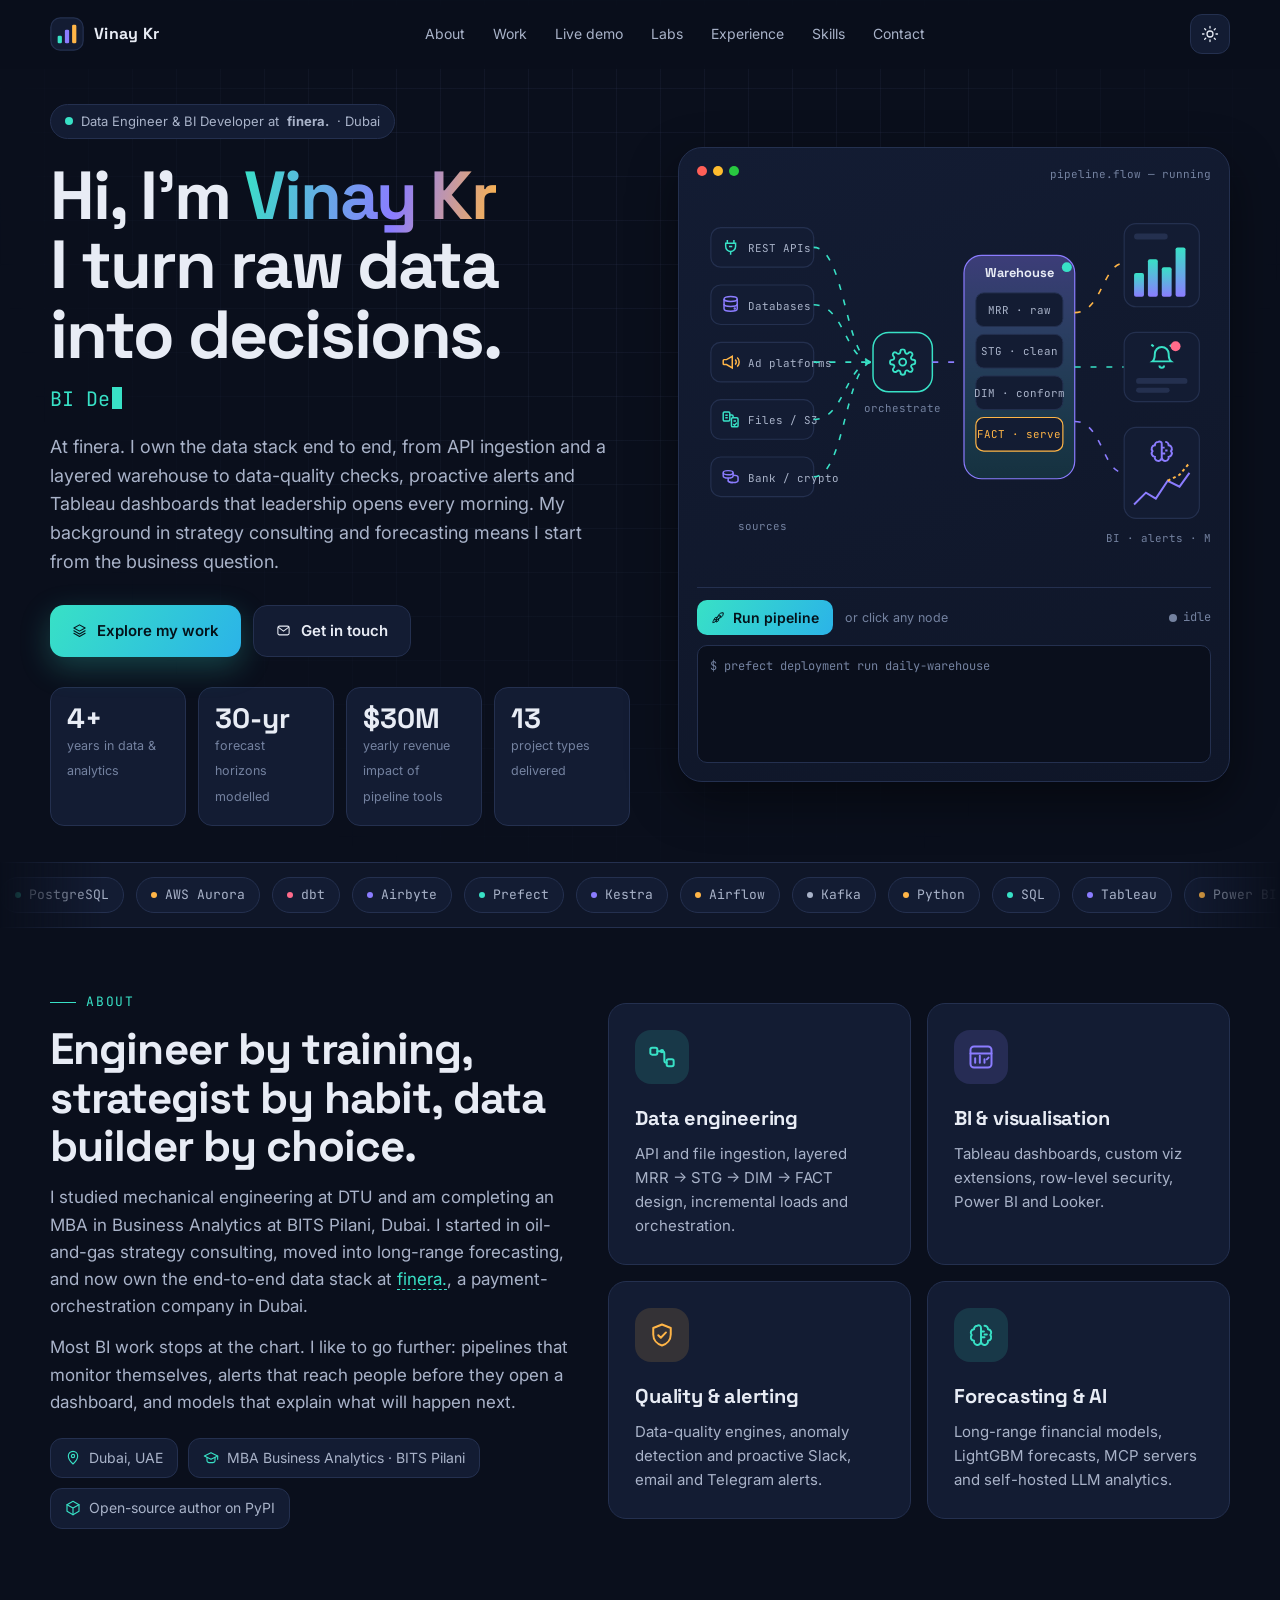
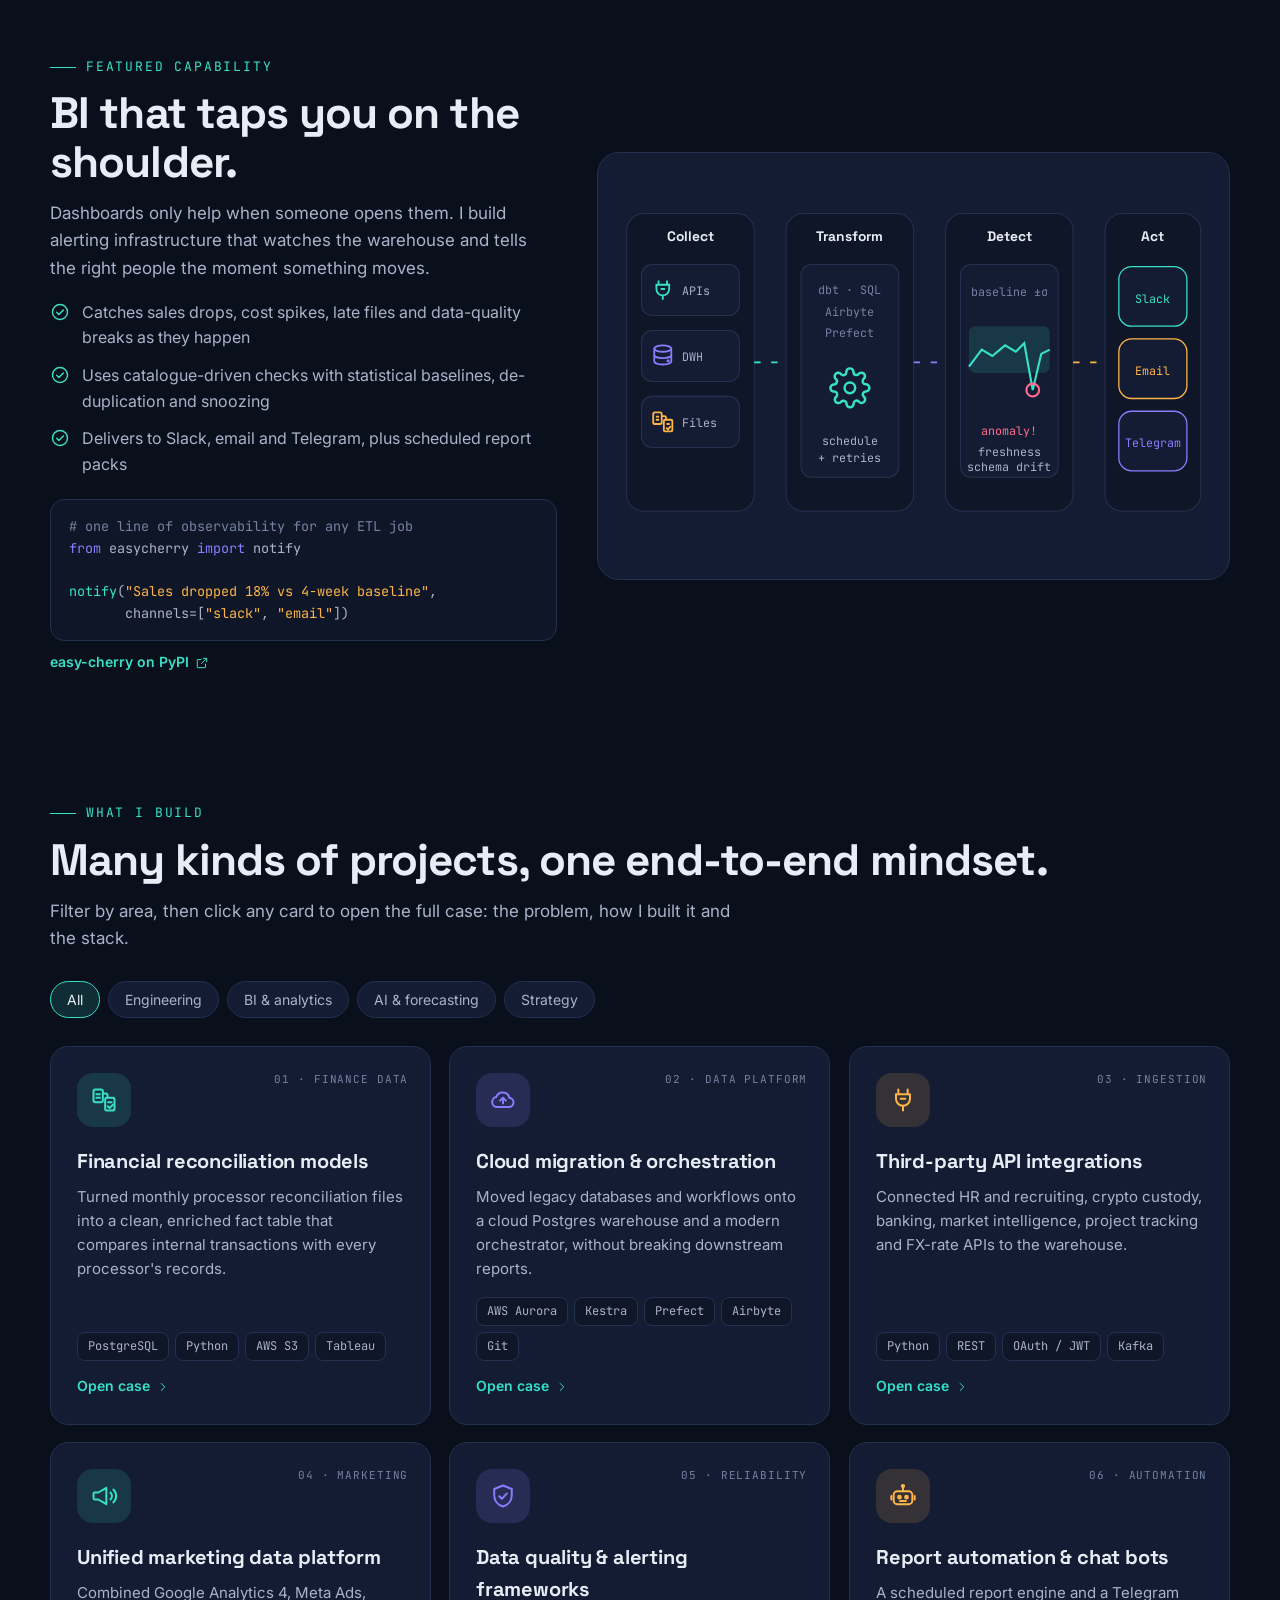
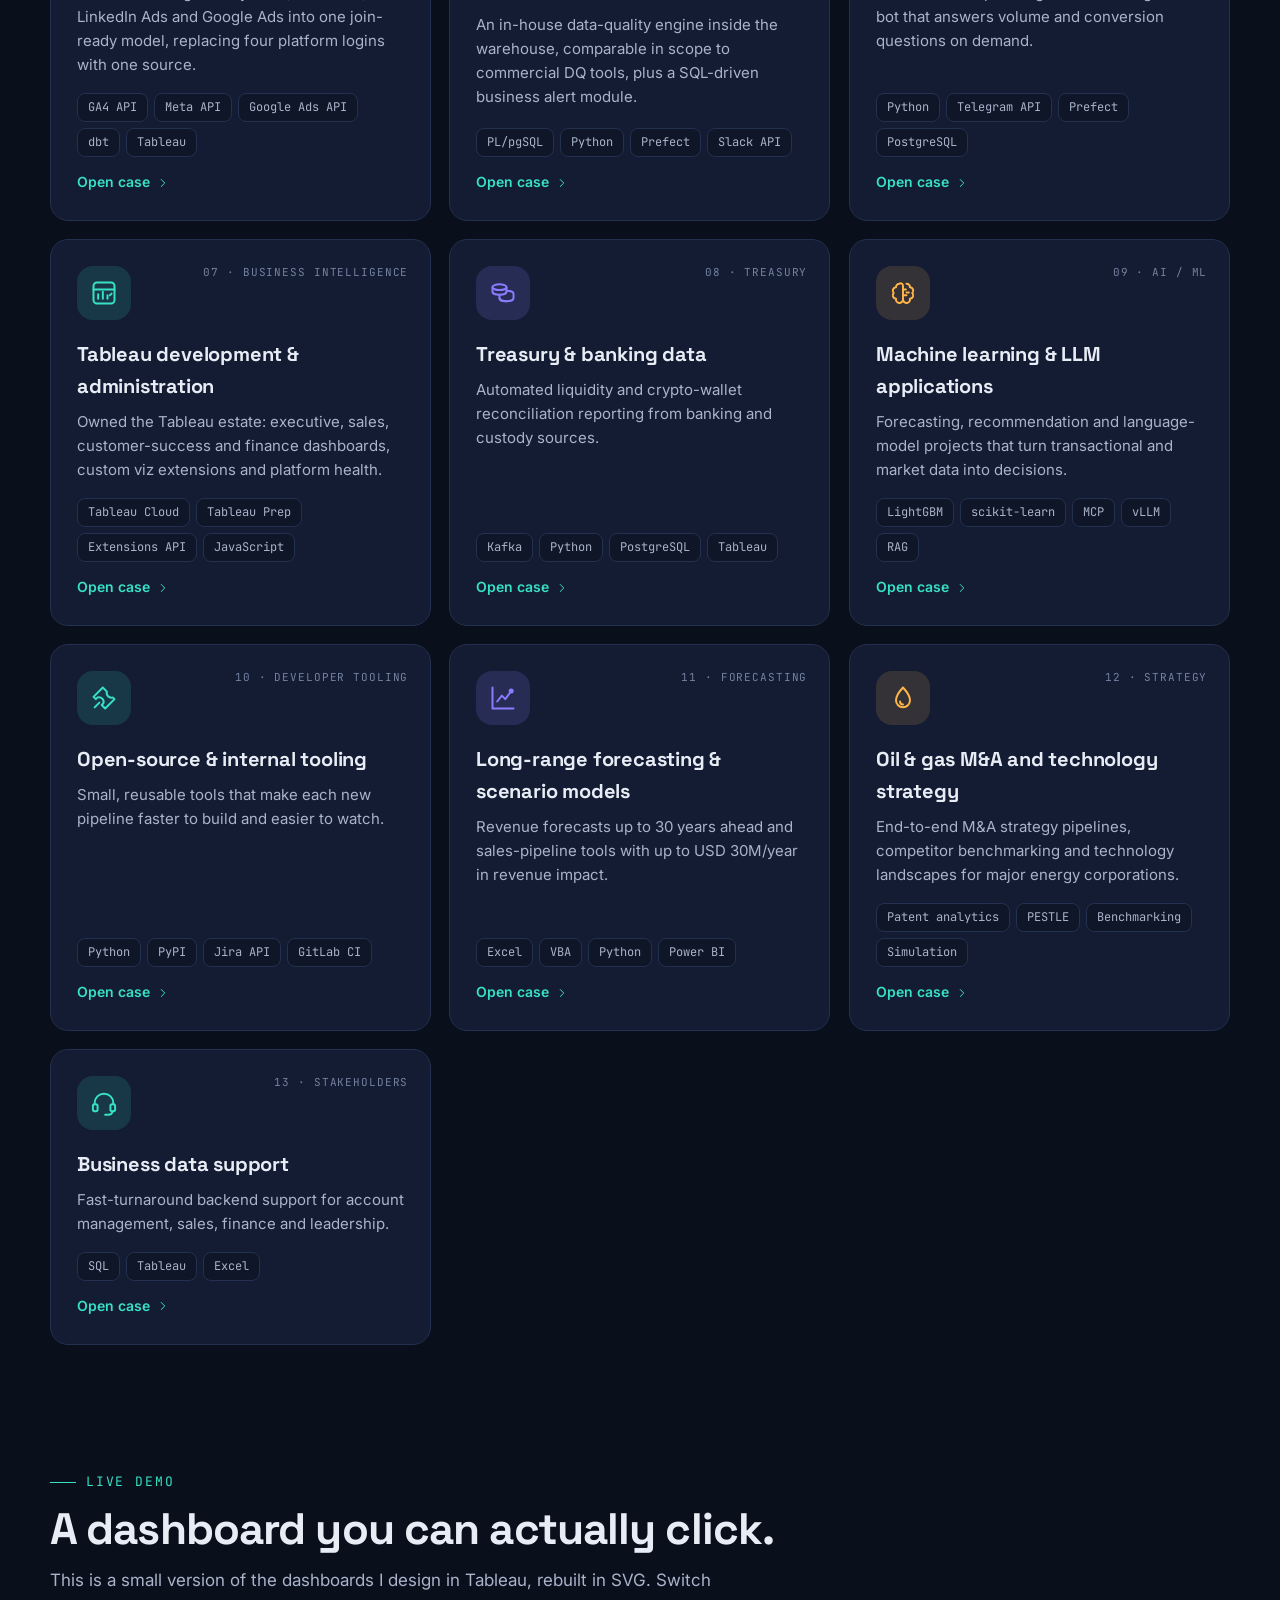
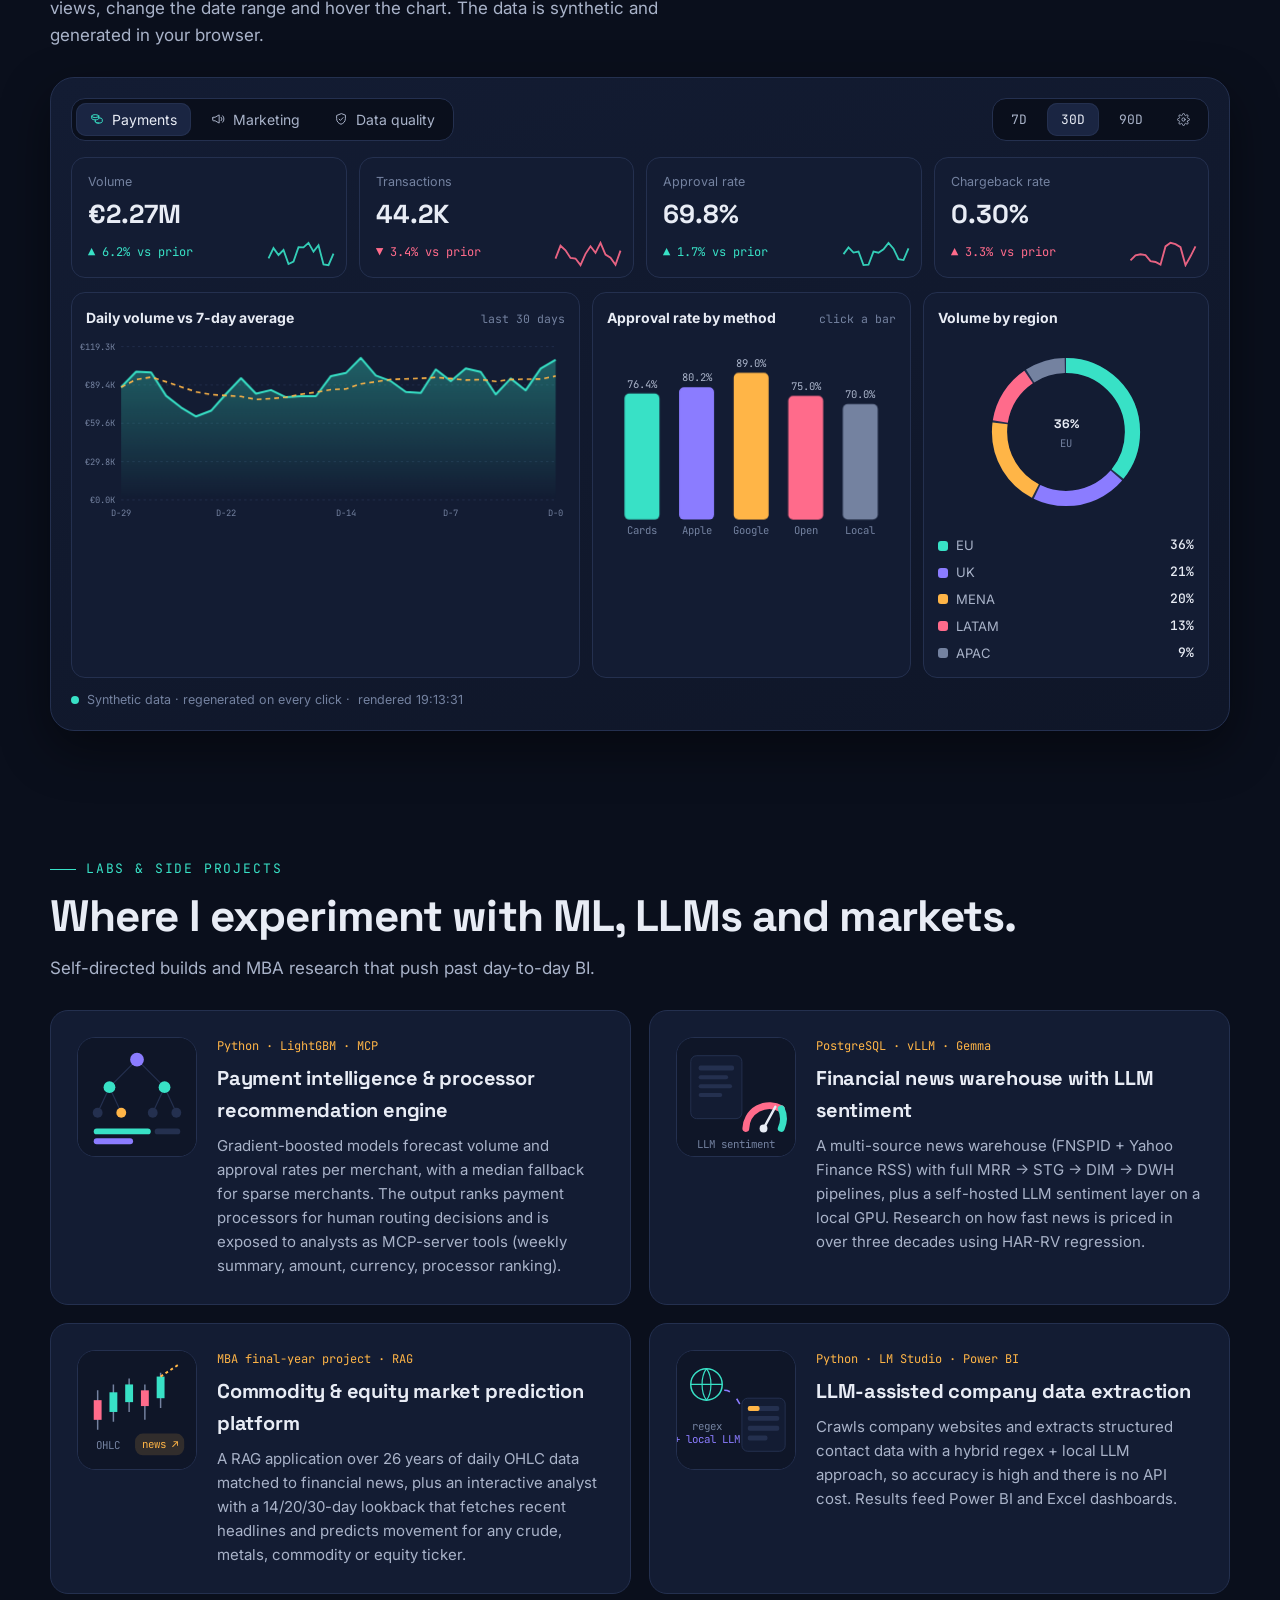
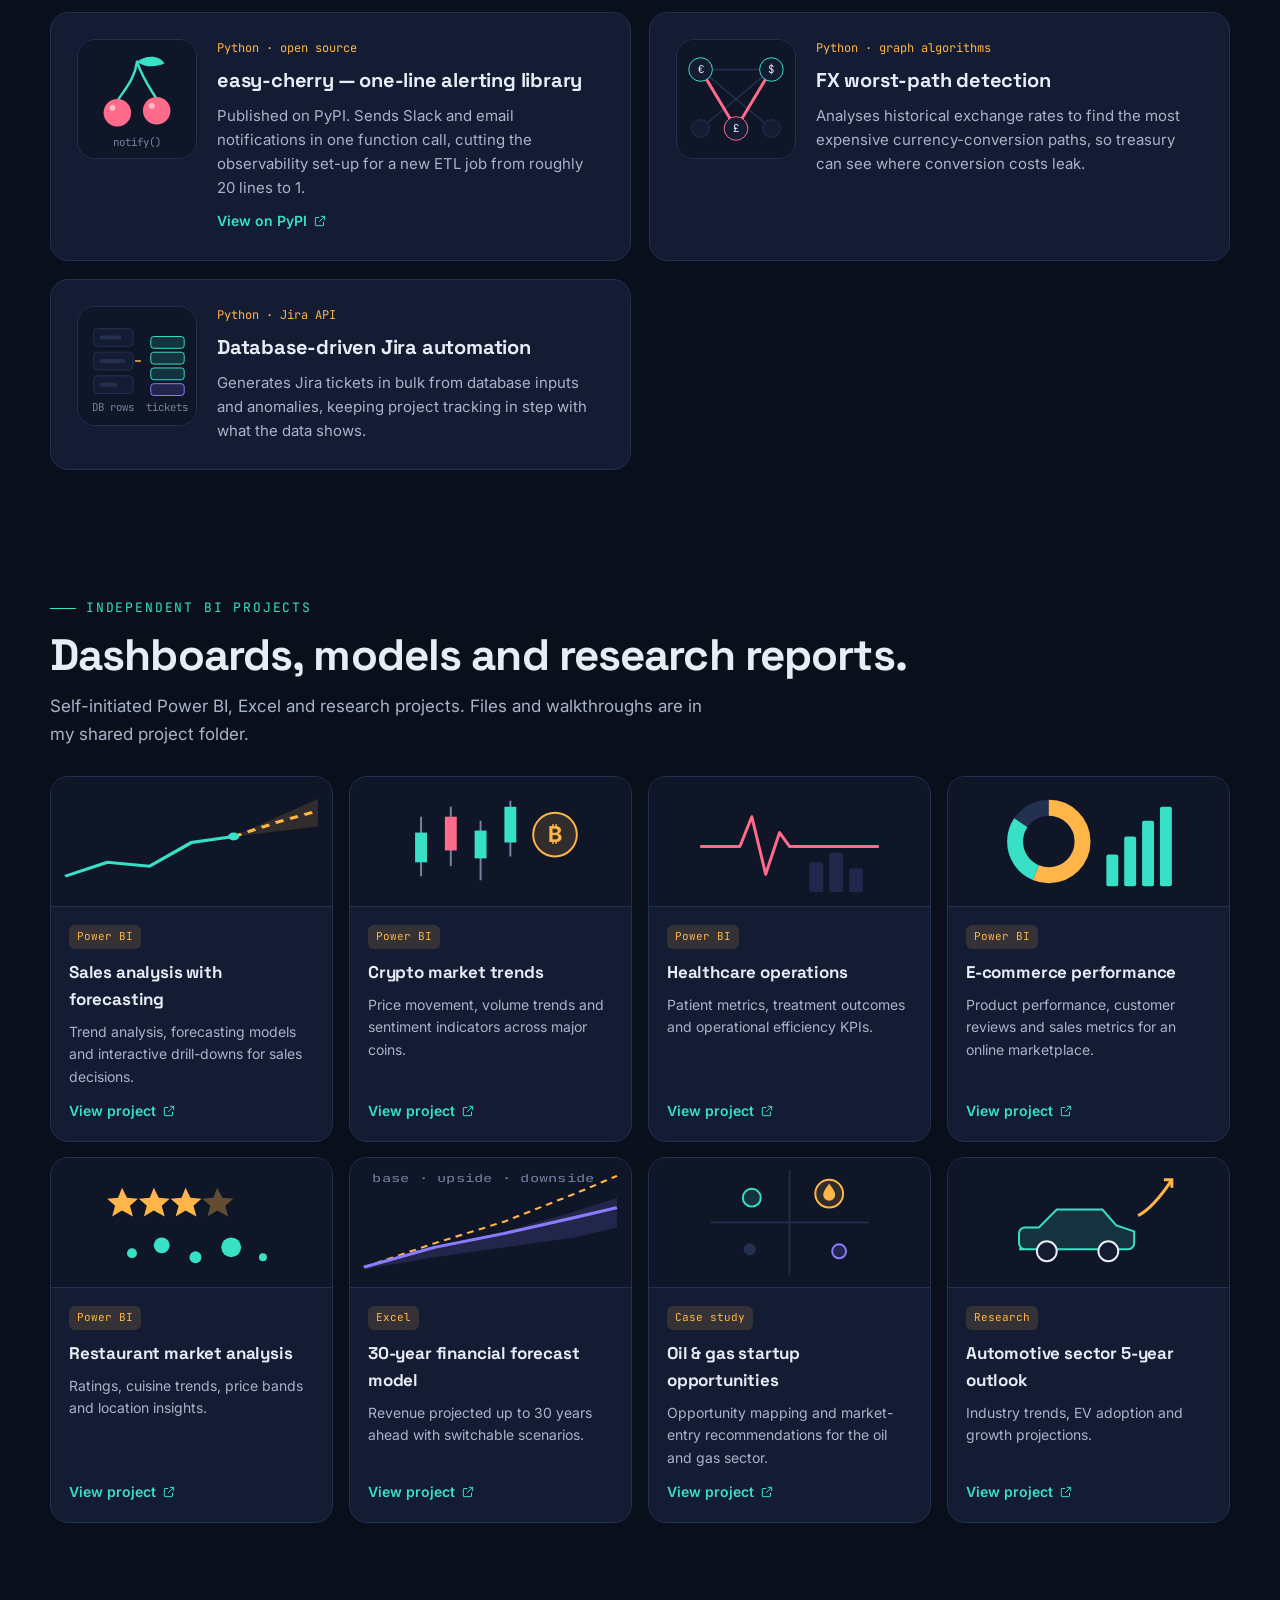
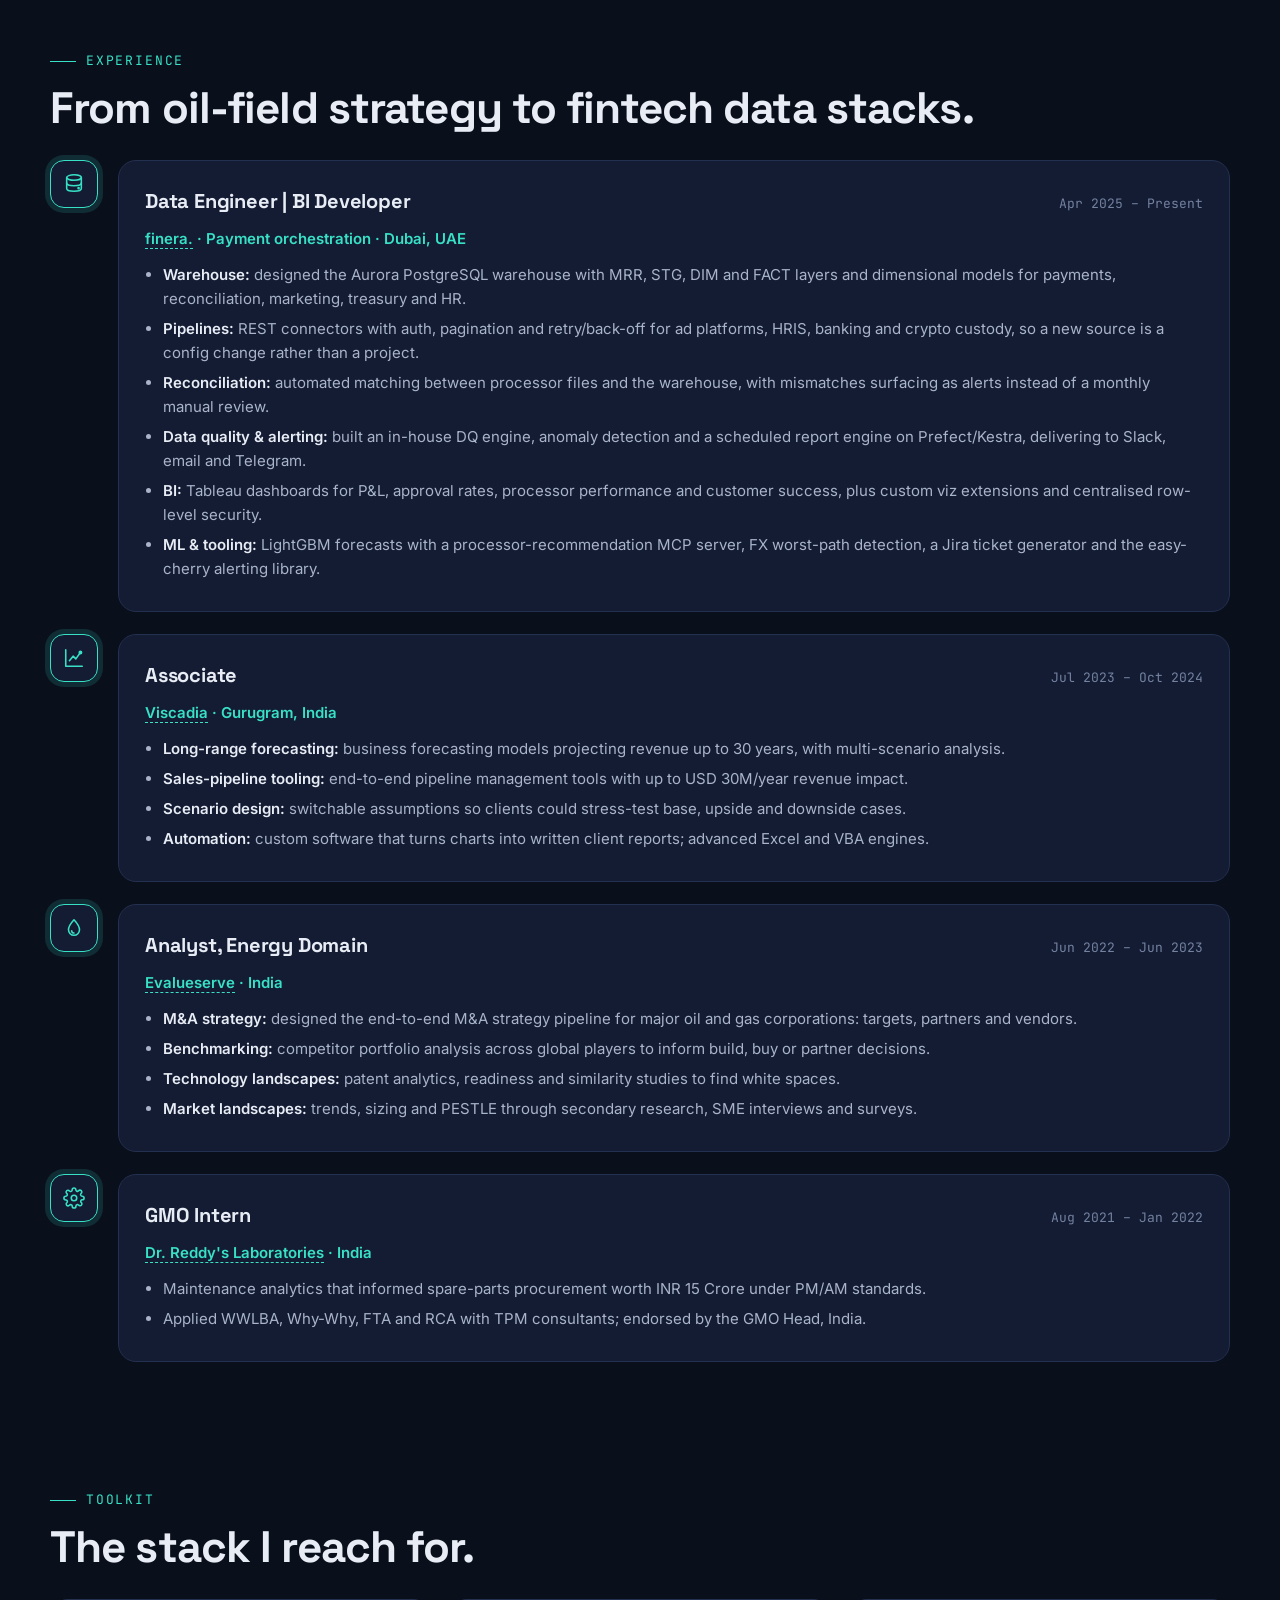
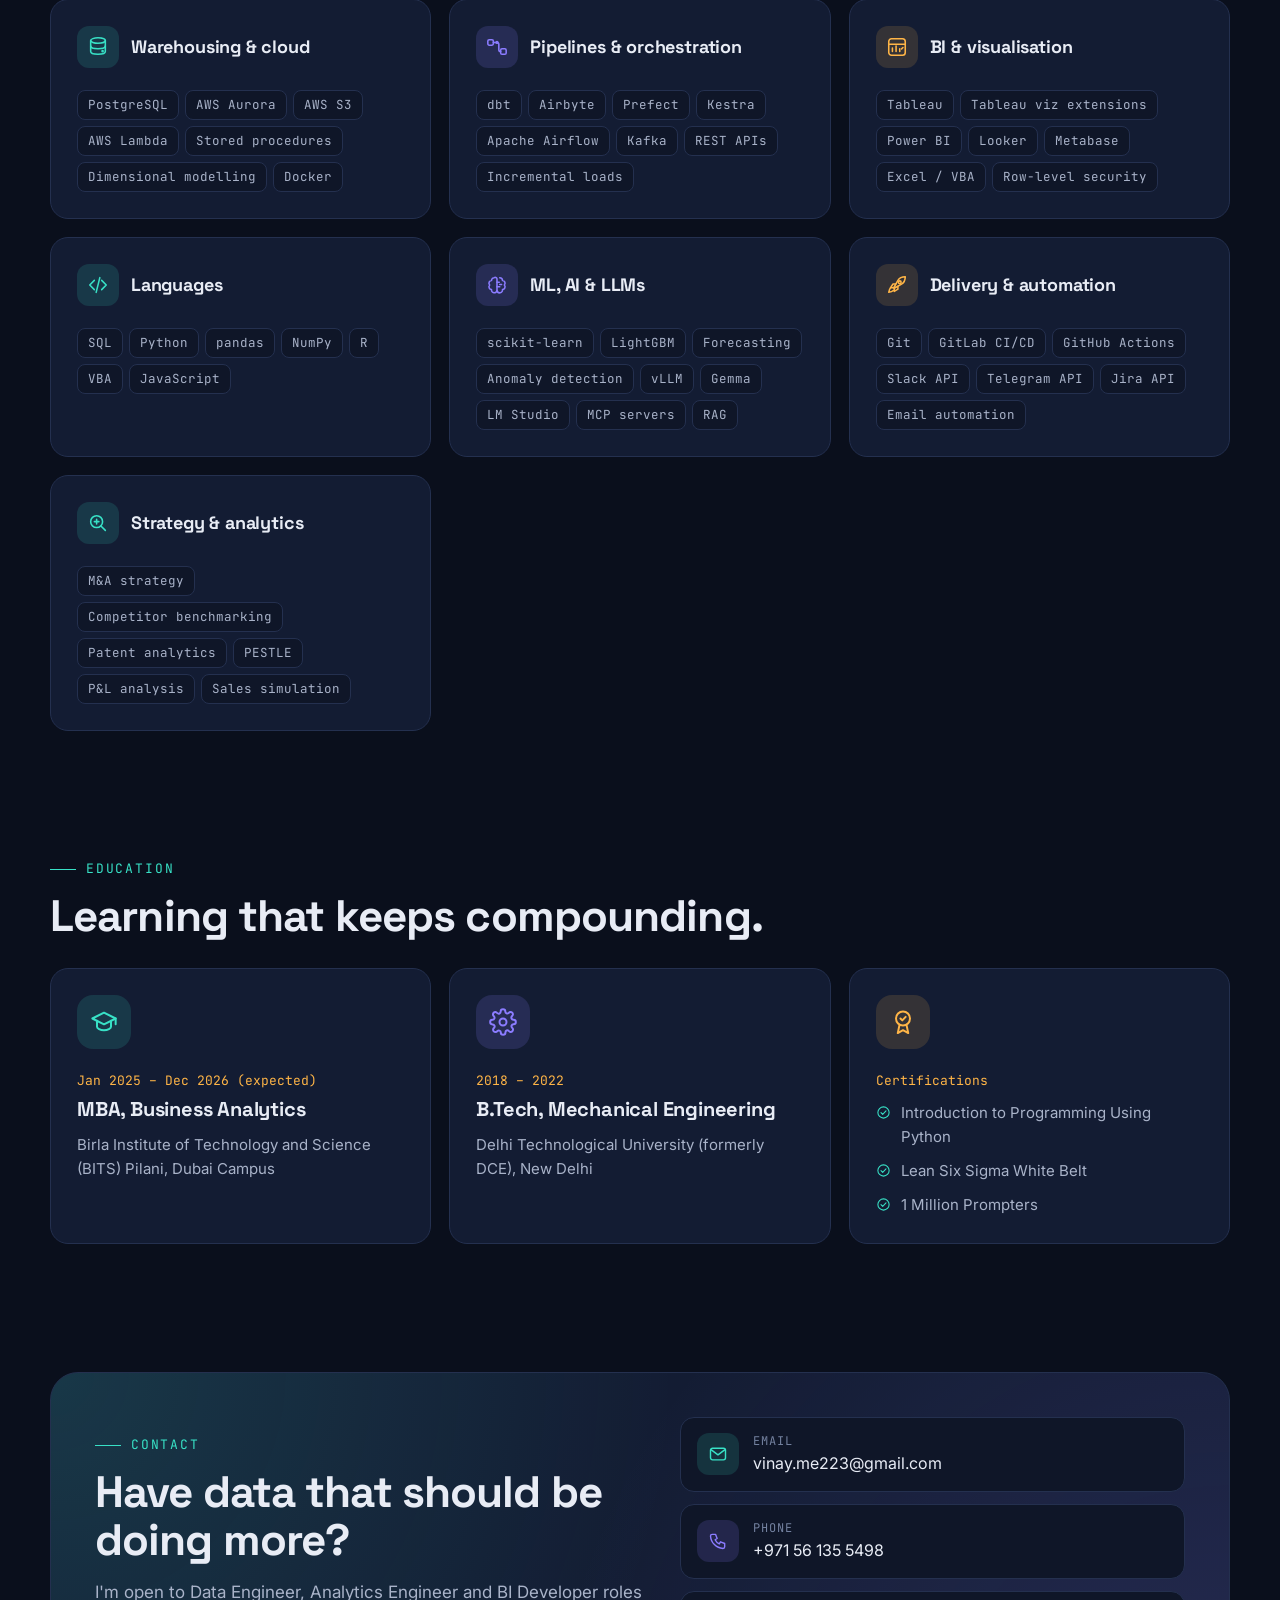
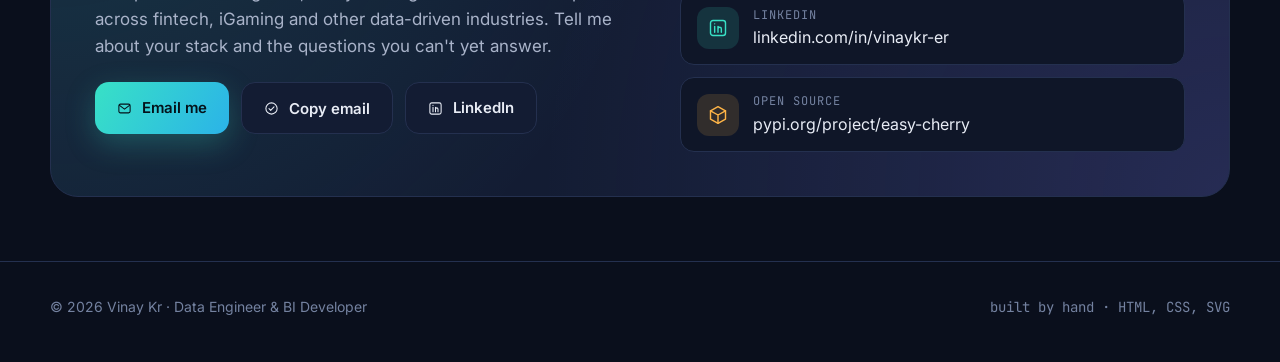
<file: index.html>
<!doctype html>
<html lang="en">
<head>
  <meta charset="utf-8">
  <meta name="viewport" content="width=device-width, initial-scale=1">
  <title>Vinay Kr | Data Engineer &amp; BI Developer</title>
  <meta name="description" content="Vinay Kr is a Dubai-based Data Engineer and BI Developer open to Data Engineering, Analytics Engineering and BI roles across fintech, iGaming and data-driven industries.">
  <link rel="canonical" href="https://me0vinay.github.io/portfolio/">
  <meta property="og:title" content="Vinay Kr | Data Engineer &amp; BI Developer">
  <meta property="og:description" content="I turn complex payment and business data into reliable pipelines, useful dashboards and better decisions. Explore my work in fintech and analytics.">
  <meta property="og:type" content="website">
  <meta property="og:url" content="https://me0vinay.github.io/portfolio/">
  <meta property="og:image" content="https://me0vinay.github.io/portfolio/assets/img/og-image.png">
  <meta property="og:image:type" content="image/png">
  <meta property="og:image:width" content="1200">
  <meta property="og:image:height" content="630">
  <meta property="og:image:alt" content="Vinay Kr, Data Engineer and BI Developer, turning data into decisions">
  <meta name="twitter:card" content="summary_large_image">
  <meta name="twitter:title" content="Vinay Kr | Data Engineer &amp; BI Developer">
  <meta name="twitter:description" content="Data engineering, BI and analytics projects. Open to roles in fintech, iGaming and other data-driven industries.">
  <meta name="twitter:image" content="https://me0vinay.github.io/portfolio/assets/img/og-image.png">
  <script type="application/ld+json">
    {
      "@context": "https://schema.org",
      "@type": "Person",
      "name": "Vinay Kr",
      "url": "https://me0vinay.github.io/portfolio/",
      "image": "https://me0vinay.github.io/portfolio/assets/img/og-image.png",
      "jobTitle": "Data Engineer and BI Developer",
      "email": "vinay.me223@gmail.com",
      "address": {
        "@type": "PostalAddress",
        "addressLocality": "Dubai",
        "addressCountry": "AE"
      },
      "sameAs": ["https://www.linkedin.com/in/vinaykr-er/"],
      "knowsAbout": [
        "Data engineering",
        "Analytics engineering",
        "Business intelligence",
        "Data warehousing",
        "Payment analytics",
        "Tableau",
        "Forecasting"
      ]
    }
  </script>
  <meta name="theme-color" content="#0a0f1c">
  <link rel="icon" href="assets/img/favicon.svg" type="image/svg+xml">
  <link rel="preconnect" href="https://fonts.googleapis.com">
  <link rel="preconnect" href="https://fonts.gstatic.com" crossorigin>
  <link href="https://fonts.googleapis.com/css2?family=Inter:wght@400;500;600&family=JetBrains+Mono:wght@400;500&family=Space+Grotesk:wght@500;600;700&display=swap" rel="stylesheet">
  <link rel="stylesheet" href="assets/css/style.css?v=5">
  <script>
    try { const t = localStorage.getItem("theme"); if (t) document.documentElement.dataset.theme = t; } catch (e) {}
  </script>
</head>
<body>
<a class="skip" href="#main">Skip to content</a>
<div class="progress" id="progress" aria-hidden="true"></div>
<div class="cursor-glow" id="glow" aria-hidden="true"></div>
<div class="toast" id="toast" role="status" aria-live="polite"></div>
<button class="to-top" id="toTop" aria-label="Back to top"><svg class="icon"><use href="#i-chev"/></svg></button>

<!-- ===================== SVG icon sprite (hand-drawn, stroke-based) ===================== -->
<svg width="0" height="0" style="position:absolute" aria-hidden="true">
  <defs>
    <symbol id="i-db" viewBox="0 0 24 24"><ellipse cx="12" cy="5" rx="8" ry="3"/><path d="M4 5v6c0 1.7 3.6 3 8 3s8-1.3 8-3V5"/><path d="M4 11v6c0 1.7 3.6 3 8 3s8-1.3 8-3v-6"/><circle cx="17" cy="16.5" r=".6" fill="currentColor"/></symbol>
    <symbol id="i-pipe" viewBox="0 0 24 24"><rect x="2" y="4" width="6" height="6" rx="1.5"/><rect x="16" y="14" width="6" height="6" rx="1.5"/><path d="M8 7h4a2 2 0 0 1 2 2v6a2 2 0 0 0 2 2"/><circle cx="12" cy="7" r="1" fill="currentColor"/></symbol>
    <symbol id="i-api" viewBox="0 0 24 24"><path d="M8 3v4M16 3v4"/><path d="M6 7h12v4a6 6 0 0 1-12 0z"/><path d="M12 17v4"/><path d="M10 11h4"/></symbol>
    <symbol id="i-recon" viewBox="0 0 24 24"><rect x="3" y="3" width="8" height="11" rx="1.5"/><rect x="13" y="10" width="8" height="11" rx="1.5"/><path d="M5.5 7h3M5.5 10h3M15.5 14h3"/><path d="m15.2 17.4 1.6 1.6 2.8-3"/><path d="M11 6.5h2.5a1.5 1.5 0 0 1 1.5 1.5v2" /></symbol>
    <symbol id="i-cloud" viewBox="0 0 24 24"><path d="M7 18h10a4 4 0 0 0 .5-7.97A6 6 0 0 0 6.1 9.5 4.3 4.3 0 0 0 7 18z"/><path d="M12 15V10M9.5 12.5 12 10l2.5 2.5"/></symbol>
    <symbol id="i-mega" viewBox="0 0 24 24"><path d="M3 10v4a1 1 0 0 0 1 1h3l7 4V5L7 9H4a1 1 0 0 0-1 1z"/><path d="M17.5 9a4 4 0 0 1 0 6M20 6.5a7.5 7.5 0 0 1 0 11"/></symbol>
    <symbol id="i-shield" viewBox="0 0 24 24"><path d="M12 3 4.5 6v5.5c0 4.6 3.2 8.2 7.5 9.5 4.3-1.3 7.5-4.9 7.5-9.5V6z"/><path d="m8.8 12.2 2.2 2.2 4.4-4.6"/></symbol>
    <symbol id="i-bot" viewBox="0 0 24 24"><rect x="4" y="8" width="16" height="11" rx="3"/><path d="M12 4v4"/><circle cx="12" cy="3.5" r="1"/><circle cx="9" cy="13" r="1.2" fill="currentColor"/><circle cx="15" cy="13" r="1.2" fill="currentColor"/><path d="M9.5 16.3h5M2 12v3M22 12v3"/></symbol>
    <symbol id="i-dash" viewBox="0 0 24 24"><rect x="3" y="3" width="18" height="18" rx="3"/><path d="M3 9h18"/><path d="M7 17v-4M11 17v-6M15 17v-3"/><path d="M18.5 12.5 17 14"/></symbol>
    <symbol id="i-coins" viewBox="0 0 24 24"><ellipse cx="9" cy="7" rx="6" ry="2.5"/><path d="M3 7v4c0 1.4 2.7 2.5 6 2.5s6-1.1 6-2.5V7"/><path d="M9 13.5v3c0 1.4 2.7 2.5 6 2.5s6-1.1 6-2.5v-4c0-1.4-2.7-2.5-6-2.5"/><path d="M9 16.5c0 1.4 2.7 2.5 6 2.5"/></symbol>
    <symbol id="i-brain" viewBox="0 0 24 24"><path d="M9 4a3 3 0 0 0-3 3 3 3 0 0 0-2 5 3 3 0 0 0 2 5 3 3 0 0 0 6 1V6a2 2 0 0 0-3-2z"/><path d="M15 4a3 3 0 0 1 3 3 3 3 0 0 1 2 5 3 3 0 0 1-2 5 3 3 0 0 1-6 1"/><path d="M12 9h2.5M12 14h3M15 11.5h2"/></symbol>
    <symbol id="i-tool" viewBox="0 0 24 24"><path d="M14.5 6.5a4 4 0 0 0 5 5L21 13l-8 8-3-3 1.5-1.5a4 4 0 0 0-5-5L5 13 3 11l8-8 2 2z"/><path d="m8 16-4 4"/></symbol>
    <symbol id="i-support" viewBox="0 0 24 24"><path d="M4 13v-1a8 8 0 0 1 16 0v1"/><rect x="2.5" y="13" width="4" height="6" rx="1.5"/><rect x="17.5" y="13" width="4" height="6" rx="1.5"/><path d="M19.5 19a4 4 0 0 1-4 3H13"/></symbol>
    <symbol id="i-bell" viewBox="0 0 24 24"><path d="M6 10a6 6 0 0 1 12 0c0 5 2 6.5 2 6.5H4S6 15 6 10z"/><path d="M10 20a2 2 0 0 0 4 0"/><path d="M19 3.5 21 2M5 3.5 3 2"/></symbol>
    <symbol id="i-chart" viewBox="0 0 24 24"><path d="M3 3v18h18"/><path d="m7 15 4-5 3 3 5-7"/><circle cx="19" cy="6" r="1.3" fill="currentColor"/></symbol>
    <symbol id="i-oil" viewBox="0 0 24 24"><path d="M12 3s6 6.5 6 11a6 6 0 0 1-12 0c0-4.5 6-11 6-11z"/><path d="M9.5 15a2.5 2.5 0 0 0 2.5 2.5"/></symbol>
    <symbol id="i-search" viewBox="0 0 24 24"><circle cx="10.5" cy="10.5" r="6.5"/><path d="m20 20-4.8-4.8"/><path d="M8 10.5h5M10.5 8v5"/></symbol>
    <symbol id="i-mail" viewBox="0 0 24 24"><rect x="3" y="5" width="18" height="14" rx="2.5"/><path d="m4 7 8 6 8-6"/></symbol>
    <symbol id="i-phone" viewBox="0 0 24 24"><path d="M5 4h4l2 5-2.5 1.5a11 11 0 0 0 5 5L15 13l5 2v4a2 2 0 0 1-2 2A16 16 0 0 1 3 6a2 2 0 0 1 2-2z"/></symbol>
    <symbol id="i-linkedin" viewBox="0 0 24 24"><rect x="3" y="3" width="18" height="18" rx="3"/><path d="M8 10v7M8 7v.01M12 17v-4a2 2 0 0 1 4 0v4M12 10v7"/></symbol>
    <symbol id="i-github" viewBox="0 0 24 24"><path d="M9 19c-4.3 1.4-4.3-2.5-6-3m12 5v-3.5c0-1 .1-1.4-.5-2 2.8-.3 5.5-1.4 5.5-6a4.6 4.6 0 0 0-1.3-3.2 4.2 4.2 0 0 0-.1-3.2s-1.1-.3-3.5 1.3a12.3 12.3 0 0 0-6.2 0C6.5 2.8 5.4 3.1 5.4 3.1a4.2 4.2 0 0 0-.1 3.2A4.6 4.6 0 0 0 4 9.5c0 4.6 2.7 5.7 5.5 6-.6.6-.6 1.2-.5 2V21"/></symbol>
    <symbol id="i-pin" viewBox="0 0 24 24"><path d="M12 21s-7-6.2-7-12a7 7 0 0 1 14 0c0 5.8-7 12-7 12z"/><circle cx="12" cy="9" r="2.5"/></symbol>
    <symbol id="i-cap" viewBox="0 0 24 24"><path d="m2 9 10-5 10 5-10 5z"/><path d="M6 11v5c0 1.5 2.7 3 6 3s6-1.5 6-3v-5"/><path d="M22 9v5"/></symbol>
    <symbol id="i-check" viewBox="0 0 24 24"><circle cx="12" cy="12" r="9"/><path d="m8 12.3 2.7 2.7L16 9.5"/></symbol>
    <symbol id="i-chev" viewBox="0 0 24 24"><path d="m9 6 6 6-6 6"/></symbol>
    <symbol id="i-ext" viewBox="0 0 24 24"><path d="M14 4h6v6M20 4l-9 9"/><path d="M18 14v5a1 1 0 0 1-1 1H5a1 1 0 0 1-1-1V7a1 1 0 0 1 1-1h5"/></symbol>
    <symbol id="i-lock" viewBox="0 0 24 24"><rect x="5" y="11" width="14" height="9" rx="2"/><path d="M8 11V8a4 4 0 0 1 8 0v3"/></symbol>
    <symbol id="i-sun" viewBox="0 0 24 24"><circle cx="12" cy="12" r="4"/><path d="M12 2v2M12 20v2M4.9 4.9l1.4 1.4M17.7 17.7l1.4 1.4M2 12h2M20 12h2M4.9 19.1l1.4-1.4M17.7 6.3l1.4-1.4"/></symbol>
    <symbol id="i-moon" viewBox="0 0 24 24"><path d="M20 14.5A8 8 0 1 1 9.5 4a6.5 6.5 0 0 0 10.5 10.5z"/></symbol>
    <symbol id="i-menu" viewBox="0 0 24 24"><path d="M4 7h16M4 12h16M4 17h10"/></symbol>
    <symbol id="i-close" viewBox="0 0 24 24"><path d="M6 6l12 12M18 6 6 18"/></symbol>
    <symbol id="i-code" viewBox="0 0 24 24"><path d="m8 7-5 5 5 5M16 7l5 5-5 5M14 4l-4 16"/></symbol>
    <symbol id="i-layers" viewBox="0 0 24 24"><path d="m12 3 9 5-9 5-9-5z"/><path d="m3 12.5 9 5 9-5M3 16.5l9 5 9-5"/></symbol>
    <symbol id="i-rocket" viewBox="0 0 24 24"><path d="M5 15c-1.5 1.5-2 5-2 5s3.5-.5 5-2"/><path d="M9 15.5 8.5 15 13 7c2-3.5 5-4 8-4 0 3-.5 6-4 8l-8 4.5z"/><circle cx="15" cy="9" r="1.5"/><path d="M8.5 15H5l2.5-4h3M9 15.5V19l4-2.5v-3"/></symbol>
    <symbol id="i-cert" viewBox="0 0 24 24"><circle cx="12" cy="9" r="6"/><path d="m9 14.5-1.5 7L12 19l4.5 2.5-1.5-7"/><path d="m9.8 9 1.6 1.6 2.9-3"/></symbol>
    <symbol id="i-box" viewBox="0 0 24 24"><path d="m12 2 9 5v10l-9 5-9-5V7z"/><path d="m3 7 9 5 9-5M12 12v10"/></symbol>
    <symbol id="i-wrench-chart" viewBox="0 0 24 24"><path d="M4 20V10M10 20V4M16 20v-7M22 20H2"/></symbol>
    <symbol id="i-sigma" viewBox="0 0 24 24"><path d="M18 5H6l6 7-6 7h12"/></symbol>
    <symbol id="i-gear" viewBox="0 0 24 24"><circle cx="12" cy="12" r="3"/><path d="M19.4 15a1.7 1.7 0 0 0 .3 1.8l.1.1a2 2 0 1 1-2.8 2.8l-.1-.1a1.7 1.7 0 0 0-1.8-.3 1.7 1.7 0 0 0-1 1.5V21a2 2 0 0 1-4 0v-.1a1.7 1.7 0 0 0-1.1-1.5 1.7 1.7 0 0 0-1.8.3l-.1.1a2 2 0 1 1-2.8-2.8l.1-.1a1.7 1.7 0 0 0 .3-1.8 1.7 1.7 0 0 0-1.5-1H3a2 2 0 0 1 0-4h.1a1.7 1.7 0 0 0 1.5-1.1 1.7 1.7 0 0 0-.3-1.8l-.1-.1a2 2 0 1 1 2.8-2.8l.1.1a1.7 1.7 0 0 0 1.8.3H9a1.7 1.7 0 0 0 1-1.5V3a2 2 0 0 1 4 0v.1a1.7 1.7 0 0 0 1 1.5 1.7 1.7 0 0 0 1.8-.3l.1-.1a2 2 0 1 1 2.8 2.8l-.1.1a1.7 1.7 0 0 0-.3 1.8V9a1.7 1.7 0 0 0 1.5 1H21a2 2 0 0 1 0 4h-.1a1.7 1.7 0 0 0-1.5 1z"/></symbol>
  </defs>
</svg>

<!-- ===================== nav ===================== -->
<header class="nav" id="nav">
  <div class="container">
    <a href="#top" class="brand" aria-label="Vinay Kr — home">
      <svg viewBox="0 0 40 40" aria-hidden="true">
        <rect x="1" y="1" width="38" height="38" rx="11" class="fs sl" stroke-width="1.5"/>
        <rect x="9" y="22" width="5" height="9" rx="1.5" class="fc"/>
        <rect x="17.5" y="15" width="5" height="16" rx="1.5" class="fv"/>
        <rect x="26" y="9" width="5" height="22" rx="1.5" class="fa"/>
      </svg>
      <span>Vinay Kr</span>
    </a>
    <ul class="nav-links" id="navLinks">
      <li><a href="#about">About</a></li>
      <li><a href="#work">Work</a></li>
      <li><a href="#demo">Live demo</a></li>
      <li><a href="#labs">Labs</a></li>
      <li><a href="#experience">Experience</a></li>
      <li><a href="#skills">Skills</a></li>
      <li><a href="#contact">Contact</a></li>
    </ul>
    <div class="nav-actions">
      <button class="icon-btn" id="themeBtn" aria-label="Toggle light and dark theme"><svg class="icon"><use href="#i-sun"/></svg></button>
      <button class="icon-btn menu-btn" id="menuBtn" aria-label="Open menu" aria-expanded="false"><svg class="icon"><use href="#i-menu"/></svg></button>
    </div>
  </div>
</header>

<main id="main">
<!-- ===================== hero ===================== -->
<section class="hero" id="top">
  <div class="container hero-grid">
    <div>
      <span class="pill"><span class="pulse"></span> Data Engineer &amp; BI Developer at <b>finera.</b> · Dubai</span>
      <h1>Hi, I'm <span class="grad">Vinay Kr</span><br>I turn raw data into decisions.</h1>
      <div class="role" aria-live="polite"><span id="role">Data Engineer</span><span class="caret"></span></div>
      <p class="lead">At finera. I own the data stack end to end, from API ingestion and a layered warehouse to data-quality checks, proactive alerts and Tableau dashboards that leadership opens every morning. My background in strategy consulting and forecasting means I start from the business question.</p>
      <div class="cta">
        <a class="btn primary" href="#work"><svg class="icon"><use href="#i-layers"/></svg> Explore my work</a>
        <a class="btn ghost" href="#contact"><svg class="icon"><use href="#i-mail"/></svg> Get in touch</a>
      </div>
      <div class="stats">
        <div class="stat"><b data-count="4" data-suffix="+">4+</b><span>years in data &amp; analytics</span></div>
        <div class="stat"><b data-count="30" data-suffix="-yr">30-yr</b><span>forecast horizons modelled</span></div>
        <div class="stat"><b data-count="30" data-prefix="$" data-suffix="M">$30M</b><span>yearly revenue impact of pipeline tools</span></div>
        <div class="stat"><b data-count="12" data-suffix="">12</b><span>project types delivered</span></div>
      </div>
    </div>

    <!-- animated pipeline illustration -->
    <div class="hero-visual pipeline reveal" aria-label="Illustration of a data pipeline from sources to warehouse to dashboards and alerts">
      <div class="win"><i></i><i></i><i></i><span>pipeline.flow — running</span></div>
      <svg viewBox="0 0 520 380" role="img" aria-hidden="true">
        <defs>
          <linearGradient id="gWh" x1="0" y1="0" x2="0" y2="1"><stop offset="0" stop-color="#8b7cff" stop-opacity=".35"/><stop offset="1" stop-color="#38e1c6" stop-opacity=".12"/></linearGradient>
          <linearGradient id="gBar" x1="0" y1="0" x2="0" y2="1"><stop offset="0" stop-color="#38e1c6"/><stop offset="1" stop-color="#8b7cff"/></linearGradient>
        </defs>
        <!-- sources -->
        <g class="svg-t">
          <g id="p-src" class="pnode" data-node="src"><g transform="translate(14,34)"><rect width="104" height="40" rx="10" class="fs sl" stroke-width="1.2"/><svg x="10" y="10" width="20" height="20" class="sc nf" stroke-width="1.8" viewBox="0 0 24 24"><use href="#i-api"/></svg><text x="38" y="25" class="ft2">REST APIs</text></g>
          <g transform="translate(14,92)"><rect width="104" height="40" rx="10" class="fs sl" stroke-width="1.2"/><svg x="10" y="10" width="20" height="20" class="sv nf" stroke-width="1.8" viewBox="0 0 24 24"><use href="#i-db"/></svg><text x="38" y="25" class="ft2">Databases</text></g>
          <g transform="translate(14,150)"><rect width="104" height="40" rx="10" class="fs sl" stroke-width="1.2"/><svg x="10" y="10" width="20" height="20" class="sa nf" stroke-width="1.8" viewBox="0 0 24 24"><use href="#i-mega"/></svg><text x="38" y="25" class="ft2">Ad platforms</text></g>
          <g transform="translate(14,208)"><rect width="104" height="40" rx="10" class="fs sl" stroke-width="1.2"/><svg x="10" y="10" width="20" height="20" class="sc nf" stroke-width="1.8" viewBox="0 0 24 24"><use href="#i-recon"/></svg><text x="38" y="25" class="ft2">Files / S3</text></g>
          <g transform="translate(14,266)"><rect width="104" height="40" rx="10" class="fs sl" stroke-width="1.2"/><svg x="10" y="10" width="20" height="20" class="sv nf" stroke-width="1.8" viewBox="0 0 24 24"><use href="#i-coins"/></svg><text x="38" y="25" class="ft2">Bank / crypto</text></g>
        </g></g>
        <!-- flows into orchestrator -->
        <g class="nf sc" stroke-width="1.6" id="p-in">
          <path class="flow" d="M118 54 C150 54 150 170 178 170"/>
          <path class="flow" d="M118 112 C150 112 150 170 178 170"/>
          <path class="flow" d="M118 170 L178 170"/>
          <path class="flow" d="M118 228 C150 228 150 170 178 170"/>
          <path class="flow" d="M118 286 C150 286 150 170 178 170"/>
        </g>
        <!-- orchestrator -->
        <g transform="translate(178,140)" id="p-orch" class="pnode" data-node="orch">
          <rect width="60" height="60" rx="16" class="fs sc" stroke-width="1.5"/>
          <svg x="16" y="16" width="28" height="28" viewBox="0 0 24 24" class="sc nf" stroke-width="1.6"><use href="#i-gear"/></svg>
          <text x="30" y="80" text-anchor="middle" class="svg-t fm">orchestrate</text>
        </g>
        <path id="p-mid" class="flow nf sv" stroke-width="1.6" d="M238 170 L270 170"/>
        <!-- warehouse layers -->
        <g transform="translate(270,62)" id="p-wh" class="pnode" data-node="wh">
          <rect x="0" y="0" width="112" height="226" rx="18" fill="url(#gWh)" class="sv" stroke-width="1.2"/>
          <text x="56" y="22" text-anchor="middle" class="svg-h ft">Warehouse</text>
          <g class="svg-t">
            <g transform="translate(12,38)" id="l-mrr"><rect width="88" height="34" rx="8" class="fs sl"/><text x="44" y="21" text-anchor="middle" class="ft2">MRR · raw</text></g>
            <g transform="translate(12,80)" id="l-stg"><rect width="88" height="34" rx="8" class="fs sl"/><text x="44" y="21" text-anchor="middle" class="ft2">STG · clean</text></g>
            <g transform="translate(12,122)" id="l-dim"><rect width="88" height="34" rx="8" class="fs sl"/><text x="44" y="21" text-anchor="middle" class="ft2">DIM · conform</text></g>
            <g transform="translate(12,164)" id="l-fact"><rect width="88" height="34" rx="8" class="fs sa" stroke-width="1.2"/><text x="44" y="21" text-anchor="middle" class="fa">FACT · serve</text></g>
          </g>
          <circle cx="104" cy="12" r="5" class="fc node-glow"/>
        </g>
        <!-- outputs -->
        <g class="nf" stroke-width="1.6" id="p-out">
          <path class="flow sa" d="M382 120 C410 120 410 70 432 70"/>
          <path class="flow sc" d="M382 175 L432 175"/>
          <path class="flow sv" d="M382 230 C410 230 410 282 432 282"/>
        </g>
        <!-- dashboard -->
        <g transform="translate(432,30)" id="p-dash" class="pnode" data-node="dash">
          <rect width="76" height="84" rx="12" class="fs sl" stroke-width="1.2"/>
          <rect x="10" y="50" width="10" height="24" rx="2" fill="url(#gBar)" class="bar-grow"/>
          <rect x="24" y="36" width="10" height="38" rx="2" fill="url(#gBar)" class="bar-grow" style="animation-delay:.4s"/>
          <rect x="38" y="44" width="10" height="30" rx="2" fill="url(#gBar)" class="bar-grow" style="animation-delay:.8s"/>
          <rect x="52" y="24" width="10" height="50" rx="2" fill="url(#gBar)" class="bar-grow" style="animation-delay:1.2s"/>
          <rect x="10" y="10" width="34" height="6" rx="3" class="fl"/>
        </g>
        <!-- alert -->
        <g transform="translate(432,140)" id="p-alert" class="pnode" data-node="alert">
          <rect width="76" height="70" rx="12" class="fs sl" stroke-width="1.2"/>
          <svg x="24" y="10" width="28" height="28" viewBox="0 0 24 24" class="sc nf" stroke-width="1.7"><use href="#i-bell"/></svg>
          <circle cx="52" cy="14" r="5" class="fr node-glow"/>
          <rect x="12" y="46" width="52" height="6" rx="3" class="fl"/><rect x="12" y="56" width="34" height="5" rx="2.5" class="fl"/>
        </g>
        <!-- bot / ml -->
        <g transform="translate(432,236)" id="p-ml" class="pnode" data-node="ml">
          <rect width="76" height="92" rx="12" class="fs sl" stroke-width="1.2"/>
          <svg x="24" y="10" width="28" height="28" viewBox="0 0 24 24" class="sv nf" stroke-width="1.7"><use href="#i-brain"/></svg>
          <polyline points="10,78 22,66 32,72 44,54 56,60 66,46" class="nf sv" stroke-width="2"/>
          <polyline points="44,54 56,48 66,36" class="nf sa" stroke-width="2" stroke-dasharray="3 3"/>
        </g>
        <text x="470" y="352" text-anchor="middle" class="svg-t fm">BI · alerts · ML</text>
        <text x="66" y="340" text-anchor="middle" class="svg-t fm">sources</text>
        <g id="packets"></g>
      </svg>
      <div class="console">
        <div class="console-bar">
          <button class="run-btn" id="runBtn"><svg class="icon"><use href="#i-rocket"/></svg> Run pipeline</button>
          <span class="hint">or click any node</span>
          <span class="status" id="runStatus"><i></i> idle</span>
        </div>
        <pre class="log" id="log" aria-live="polite"><span class="c">$ prefect deployment run daily-warehouse</span></pre>
      </div>
    </div>
  </div>
</section>

<div class="marquee" aria-label="Technologies">
  <div class="track" id="marquee"></div>
</div>

<!-- ===================== about ===================== -->
<section id="about">
  <div class="container about-grid">
    <div class="about-text reveal">
      <div class="eyebrow">About</div>
      <h2 class="section-title">Engineer by training, strategist by habit, data builder by choice.</h2>
      <p>I studied mechanical engineering at DTU and am completing an MBA in Business Analytics at BITS Pilani, Dubai. I started in oil-and-gas strategy consulting, moved into long-range forecasting, and now own the end-to-end data stack at <a class="inline" href="https://www.finera.com/" target="_blank" rel="noopener">finera.</a>, a payment-orchestration company in Dubai.</p>
      <p>Most BI work stops at the chart. I like to go further: pipelines that monitor themselves, alerts that reach people before they open a dashboard, and models that explain what will happen next.</p>
      <div class="facts">
        <span class="fact"><svg class="icon"><use href="#i-pin"/></svg> Dubai, UAE</span>
        <span class="fact"><svg class="icon"><use href="#i-cap"/></svg> MBA Business Analytics · BITS Pilani</span>
        <span class="fact"><svg class="icon"><use href="#i-box"/></svg> Open-source author on PyPI</span>
      </div>
    </div>
    <div class="caps">
      <div class="card reveal"><div class="ico"><svg class="icon"><use href="#i-pipe"/></svg></div><h3>Data engineering</h3><p>API and file ingestion, layered MRR → STG → DIM → FACT design, incremental loads and orchestration.</p></div>
      <div class="card reveal"><div class="ico violet"><svg class="icon"><use href="#i-dash"/></svg></div><h3>BI &amp; visualisation</h3><p>Tableau dashboards, custom viz extensions, row-level security, Power BI and Looker.</p></div>
      <div class="card reveal"><div class="ico amber"><svg class="icon"><use href="#i-shield"/></svg></div><h3>Quality &amp; alerting</h3><p>Data-quality engines, anomaly detection and proactive Slack, email and Telegram alerts.</p></div>
      <div class="card reveal"><div class="ico"><svg class="icon"><use href="#i-brain"/></svg></div><h3>Forecasting &amp; AI</h3><p>Long-range financial models, LightGBM forecasts, MCP servers and self-hosted LLM analytics.</p></div>
    </div>
  </div>
</section>

<!-- ===================== featured: alerting ===================== -->
<section id="alerting">
  <div class="container arch">
    <div class="reveal">
      <div class="eyebrow">Featured capability</div>
      <h2 class="section-title">BI that taps you on the shoulder.</h2>
      <p class="section-sub">Dashboards only help when someone opens them. I build alerting infrastructure that watches the warehouse and tells the right people the moment something moves.</p>
      <ul class="checks">
        <li><svg class="icon"><use href="#i-check"/></svg><span>Catches sales drops, cost spikes, late files and data-quality breaks as they happen</span></li>
        <li><svg class="icon"><use href="#i-check"/></svg><span>Uses catalogue-driven checks with statistical baselines, de-duplication and snoozing</span></li>
        <li><svg class="icon"><use href="#i-check"/></svg><span>Delivers to Slack, email and Telegram, plus scheduled report packs</span></li>
      </ul>
      <div class="code" aria-label="Example of the easy-cherry library"><span class="c"># one line of observability for any ETL job</span>
<span class="k">from</span> easycherry <span class="k">import</span> notify

<span class="f">notify</span>(<span class="s">"Sales dropped 18% vs 4-week baseline"</span>,
       channels=[<span class="s">"slack"</span>, <span class="s">"email"</span>])</div>
      <a class="link" href="https://pypi.org/project/easy-cherry/" target="_blank" rel="noopener">easy-cherry on PyPI <svg class="icon"><use href="#i-ext"/></svg></a>
    </div>
    <div class="arch-svg reveal" aria-label="Diagram: sources flow into ETL, anomaly detection, then Slack, email and Telegram alerts">
      <svg viewBox="0 0 560 360" aria-hidden="true">
        <g class="svg-t">
          <!-- stage boxes -->
          <g transform="translate(10,40)">
            <rect width="120" height="280" rx="16" class="fb sl"/>
            <text x="60" y="26" text-anchor="middle" class="svg-h ft">Collect</text>
            <g transform="translate(14,48)"><rect width="92" height="48" rx="10" class="fs sl"/><svg x="8" y="12" width="24" height="24" viewBox="0 0 24 24" class="sc nf" stroke-width="1.7"><use href="#i-api"/></svg><text x="38" y="29" class="ft2">APIs</text></g>
            <g transform="translate(14,110)"><rect width="92" height="48" rx="10" class="fs sl"/><svg x="8" y="12" width="24" height="24" viewBox="0 0 24 24" class="sv nf" stroke-width="1.7"><use href="#i-db"/></svg><text x="38" y="29" class="ft2">DWH</text></g>
            <g transform="translate(14,172)"><rect width="92" height="48" rx="10" class="fs sl"/><svg x="8" y="12" width="24" height="24" viewBox="0 0 24 24" class="sa nf" stroke-width="1.7"><use href="#i-recon"/></svg><text x="38" y="29" class="ft2">Files</text></g>
          </g>
          <g transform="translate(160,40)">
            <rect width="120" height="280" rx="16" class="fb sl"/>
            <text x="60" y="26" text-anchor="middle" class="svg-h ft">Transform</text>
            <g transform="translate(14,48)"><rect width="92" height="200" rx="10" class="fs sl"/>
              <text x="46" y="28" text-anchor="middle" class="fm">dbt · SQL</text>
              <text x="46" y="48" text-anchor="middle" class="fm">Airbyte</text>
              <text x="46" y="68" text-anchor="middle" class="fm">Prefect</text>
              <svg x="26" y="96" width="40" height="40" viewBox="0 0 24 24" class="sc nf" stroke-width="1.4"><use href="#i-gear"/></svg>
              <text x="46" y="170" text-anchor="middle" class="ft2">schedule</text><text x="46" y="186" text-anchor="middle" class="ft2">+ retries</text>
            </g>
          </g>
          <g transform="translate(310,40)">
            <rect width="120" height="280" rx="16" class="fb sl"/>
            <text x="60" y="26" text-anchor="middle" class="svg-h ft">Detect</text>
            <g transform="translate(14,48)"><rect width="92" height="200" rx="10" class="fs sl"/>
              <rect x="8" y="58" width="76" height="44" rx="6" class="fcs"/>
              <polyline points="8,96 20,80 30,86 42,76 52,82 60,74 68,118 76,84 84,80" class="nf sc" stroke-width="2"/>
              <circle cx="68" cy="118" r="6" class="nf sr" stroke-width="2"/>
              <text x="46" y="30" text-anchor="middle" class="fm">baseline ±σ</text>
              <text x="46" y="160" text-anchor="middle" class="fr">anomaly!</text>
              <text x="46" y="180" text-anchor="middle" class="ft2">freshness</text><text x="46" y="194" text-anchor="middle" class="ft2">schema drift</text>
            </g>
          </g>
          <g transform="translate(460,40)">
            <rect width="90" height="280" rx="16" class="fb sl"/>
            <text x="45" y="26" text-anchor="middle" class="svg-h ft">Act</text>
            <g transform="translate(13,50)"><rect width="64" height="56" rx="12" class="fs sc" stroke-width="1.2"/><text x="32" y="34" text-anchor="middle" class="fc">Slack</text></g>
            <g transform="translate(13,118)"><rect width="64" height="56" rx="12" class="fs sa" stroke-width="1.2"/><text x="32" y="34" text-anchor="middle" class="fa">Email</text></g>
            <g transform="translate(13,186)"><rect width="64" height="56" rx="12" class="fs sv" stroke-width="1.2"/><text x="32" y="34" text-anchor="middle" class="fv">Telegram</text></g>
          </g>
        </g>
        <g class="nf" stroke-width="1.8">
          <path class="flow sc" d="M130 180 L160 180"/>
          <path class="flow sv" d="M280 180 L310 180"/>
          <path class="flow sa" d="M430 180 L460 180"/>
        </g>
      </svg>
    </div>
  </div>
</section>

<!-- ===================== project types ===================== -->
<section id="work">
  <div class="container">
    <div class="head reveal">
      <div class="eyebrow">What I build</div>
      <h2 class="section-title">Many kinds of projects, one end-to-end mindset.</h2>
      <p class="section-sub">Filter by area, then click any card to open the full case: the problem, how I built it and the stack.</p>
    </div>
    <div class="filters" role="tablist" aria-label="Filter project types">
      <button class="filter active" data-filter="all">All</button>
      <button class="filter" data-filter="eng">Engineering</button>
      <button class="filter" data-filter="bi">BI &amp; analytics</button>
      <button class="filter" data-filter="ai">AI &amp; forecasting</button>
      <button class="filter" data-filter="strategy">Strategy</button>
    </div>
    <div class="types" id="types"></div>
  </div>
</section>

<!-- ===================== live demo dashboard ===================== -->
<section id="demo">
  <div class="container">
    <div class="head reveal">
      <div class="eyebrow">Live demo</div>
      <h2 class="section-title">A dashboard you can actually click.</h2>
      <p class="section-sub">This is a small version of the dashboards I design in Tableau, rebuilt in SVG. Switch views, change the date range and hover the chart. The data is synthetic and generated in your browser.</p>
    </div>
    <div class="demo reveal" id="demoBox">
      <div class="demo-top">
        <div class="tabs" role="tablist" aria-label="Dashboard view">
          <button class="tab active" data-view="payments" role="tab" aria-selected="true"><svg class="icon"><use href="#i-coins"/></svg> Payments</button>
          <button class="tab" data-view="marketing" role="tab" aria-selected="false"><svg class="icon"><use href="#i-mega"/></svg> Marketing</button>
          <button class="tab" data-view="quality" role="tab" aria-selected="false"><svg class="icon"><use href="#i-shield"/></svg> Data quality</button>
        </div>
        <div class="ranges" role="group" aria-label="Date range">
          <button class="range" data-days="7">7D</button>
          <button class="range active" data-days="30">30D</button>
          <button class="range" data-days="90">90D</button>
          <button class="range shuffle" id="shuffle" aria-label="Generate new data"><svg class="icon"><use href="#i-gear"/></svg></button>
        </div>
      </div>
      <div class="kpis" id="kpis"></div>
      <div class="demo-grid">
        <div class="panel">
          <div class="panel-h"><b id="lineTitle">Trend</b><span id="lineSub" class="mono"></span></div>
          <div class="chart" id="lineChart"></div>
        </div>
        <div class="panel">
          <div class="panel-h"><b id="barTitle">Breakdown</b><span class="mono">click a bar</span></div>
          <div class="chart" id="barChart"></div>
        </div>
        <div class="panel">
          <div class="panel-h"><b id="donutTitle">Mix</b></div>
          <div class="chart donut-wrap" id="donutChart"></div>
        </div>
      </div>
      <div class="demo-foot"><span class="dotlive"></span> Synthetic data · regenerated on every click · <span id="demoStamp"></span></div>
    </div>
  </div>
</section>

<!-- ===================== labs ===================== -->
<section id="labs">
  <div class="container">
    <div class="head reveal">
      <div class="eyebrow">Labs &amp; side projects</div>
      <h2 class="section-title">Where I experiment with ML, LLMs and markets.</h2>
      <p class="section-sub">Self-directed builds and MBA research that push past day-to-day BI.</p>
    </div>
    <div class="labs" id="labsGrid"></div>
  </div>
</section>

<!-- ===================== independent BI ===================== -->
<section id="bi">
  <div class="container">
    <div class="head reveal">
      <div class="eyebrow">Independent BI projects</div>
      <h2 class="section-title">Dashboards, models and research reports.</h2>
      <p class="section-sub">Self-initiated Power BI, Excel and research projects. Files and walkthroughs are in my shared project folder.</p>
    </div>
    <div class="bi-grid" id="biGrid"></div>
  </div>
</section>

<!-- ===================== experience ===================== -->
<section id="experience">
  <div class="container">
    <div class="head reveal">
      <div class="eyebrow">Experience</div>
      <h2 class="section-title">From oil-field strategy to fintech data stacks.</h2>
    </div>
    <div class="timeline">
      <article class="job reveal">
        <div class="dot"><svg class="icon"><use href="#i-db"/></svg></div>
        <div class="card">
          <div class="top"><h3>Data Engineer | BI Developer</h3><span class="when">Apr 2025 – Present</span></div>
          <div class="org"><a href="https://www.finera.com/" target="_blank" rel="noopener">finera.</a> · Payment orchestration · Dubai, UAE</div>
          <ul>
            <li><b>Warehouse:</b> designed the Aurora PostgreSQL warehouse with MRR, STG, DIM and FACT layers and dimensional models for payments, reconciliation, marketing, treasury and HR.</li>
            <li><b>Pipelines:</b> REST connectors with auth, pagination and retry/back-off for ad platforms, HRIS, banking and crypto custody, so a new source is a config change rather than a project.</li>
            <li><b>Reconciliation:</b> automated matching between processor files and the warehouse, with mismatches surfacing as alerts instead of a monthly manual review.</li>
            <li><b>Data quality &amp; alerting:</b> built an in-house DQ engine, anomaly detection and a scheduled report engine on Prefect/Kestra, delivering to Slack, email and Telegram.</li>
            <li><b>BI:</b> Tableau dashboards for P&amp;L, approval rates, processor performance and customer success, plus custom viz extensions and centralised row-level security.</li>
            <li><b>ML &amp; tooling:</b> LightGBM forecasts with a processor-recommendation MCP server, FX worst-path detection, a Jira ticket generator and the easy-cherry alerting library.</li>
          </ul>
        </div>
      </article>
      <article class="job reveal">
        <div class="dot"><svg class="icon"><use href="#i-chart"/></svg></div>
        <div class="card">
          <div class="top"><h3>Associate</h3><span class="when">Jul 2023 – Oct 2024</span></div>
          <div class="org"><a href="https://www.viscadia.com/" target="_blank" rel="noopener">Viscadia</a> · Gurugram, India</div>
          <ul>
            <li><b>Long-range forecasting:</b> business forecasting models projecting revenue up to 30 years, with multi-scenario analysis.</li>
            <li><b>Sales-pipeline tooling:</b> end-to-end pipeline management tools with up to USD 30M/year revenue impact.</li>
            <li><b>Scenario design:</b> switchable assumptions so clients could stress-test base, upside and downside cases.</li>
            <li><b>Automation:</b> custom software that turns charts into written client reports; advanced Excel and VBA engines.</li>
          </ul>
        </div>
      </article>
      <article class="job reveal">
        <div class="dot"><svg class="icon"><use href="#i-oil"/></svg></div>
        <div class="card">
          <div class="top"><h3>Analyst, Energy Domain</h3><span class="when">Jun 2022 – Jun 2023</span></div>
          <div class="org"><a href="https://www.evalueserve.com/" target="_blank" rel="noopener">Evalueserve</a> · India</div>
          <ul>
            <li><b>M&amp;A strategy:</b> designed the end-to-end M&amp;A strategy pipeline for major oil and gas corporations: targets, partners and vendors.</li>
            <li><b>Benchmarking:</b> competitor portfolio analysis across global players to inform build, buy or partner decisions.</li>
            <li><b>Technology landscapes:</b> patent analytics, readiness and similarity studies to find white spaces.</li>
            <li><b>Market landscapes:</b> trends, sizing and PESTLE through secondary research, SME interviews and surveys.</li>
          </ul>
        </div>
      </article>
      <article class="job reveal">
        <div class="dot"><svg class="icon"><use href="#i-gear"/></svg></div>
        <div class="card">
          <div class="top"><h3>GMO Intern</h3><span class="when">Aug 2021 – Jan 2022</span></div>
          <div class="org"><a href="https://www.drreddys.com/" target="_blank" rel="noopener">Dr. Reddy's Laboratories</a> · India</div>
          <ul>
            <li>Maintenance analytics that informed spare-parts procurement worth INR 15 Crore under PM/AM standards.</li>
            <li>Applied WWLBA, Why-Why, FTA and RCA with TPM consultants; endorsed by the GMO Head, India.</li>
          </ul>
        </div>
      </article>
    </div>
  </div>
</section>

<!-- ===================== skills ===================== -->
<section id="skills">
  <div class="container">
    <div class="head reveal">
      <div class="eyebrow">Toolkit</div>
      <h2 class="section-title">The stack I reach for.</h2>
    </div>
    <div class="skills" id="skillsGrid"></div>
  </div>
</section>

<!-- ===================== education ===================== -->
<section id="education">
  <div class="container">
    <div class="head reveal">
      <div class="eyebrow">Education</div>
      <h2 class="section-title">Learning that keeps compounding.</h2>
    </div>
    <div class="edu">
      <div class="card reveal"><div class="ico"><svg class="icon"><use href="#i-cap"/></svg></div><span class="when">Jan 2025 – Dec 2026 (expected)</span><h3>MBA, Business Analytics</h3><p>Birla Institute of Technology and Science (BITS) Pilani, Dubai Campus</p></div>
      <div class="card reveal"><div class="ico violet"><svg class="icon"><use href="#i-gear"/></svg></div><span class="when">2018 – 2022</span><h3>B.Tech, Mechanical Engineering</h3><p>Delhi Technological University (formerly DCE), New Delhi</p></div>
      <div class="card reveal"><div class="ico amber"><svg class="icon"><use href="#i-cert"/></svg></div><span class="when">Certifications</span>
        <ul>
          <li><svg class="icon"><use href="#i-check"/></svg> Introduction to Programming Using Python</li>
          <li><svg class="icon"><use href="#i-check"/></svg> Lean Six Sigma White Belt</li>
          <li><svg class="icon"><use href="#i-check"/></svg> 1 Million Prompters</li>
        </ul>
      </div>
    </div>
  </div>
</section>

<!-- ===================== contact ===================== -->
<section id="contact">
  <div class="container">
    <div class="contact-box reveal">
      <div>
        <div class="eyebrow">Contact</div>
        <h2 class="section-title">Have data that should be doing more?</h2>
        <p class="section-sub">I'm open to Data Engineer, Analytics Engineer and BI Developer roles across fintech, iGaming and other data-driven industries. Tell me about your stack and the questions you can't yet answer.</p>
        <div class="cta" style="margin-top:22px">
          <a class="btn primary" href="mailto:vinay.me223@gmail.com"><svg class="icon"><use href="#i-mail"/></svg> Email me</a>
          <button class="btn ghost" id="copyEmail"><svg class="icon"><use href="#i-check"/></svg> Copy email</button>
          <a class="btn ghost" href="https://www.linkedin.com/in/vinaykr-er/" target="_blank" rel="noopener"><svg class="icon"><use href="#i-linkedin"/></svg> LinkedIn</a>
        </div>
      </div>
      <div class="contact-list">
        <a class="contact-item" href="mailto:vinay.me223@gmail.com"><span class="ico"><svg class="icon"><use href="#i-mail"/></svg></span><span><small>Email</small>vinay.me223@gmail.com</span></a>
        <a class="contact-item" href="tel:+971561355498"><span class="ico violet"><svg class="icon"><use href="#i-phone"/></svg></span><span><small>Phone</small>+971 56 135 5498</span></a>
        <a class="contact-item" href="https://www.linkedin.com/in/vinaykr-er/" target="_blank" rel="noopener"><span class="ico"><svg class="icon"><use href="#i-linkedin"/></svg></span><span><small>LinkedIn</small>linkedin.com/in/vinaykr-er</span></a>
        <a class="contact-item" href="https://pypi.org/project/easy-cherry/" target="_blank" rel="noopener"><span class="ico amber"><svg class="icon"><use href="#i-box"/></svg></span><span><small>Open source</small>pypi.org/project/easy-cherry</span></a>
      </div>
    </div>
  </div>
</section>
</main>

<footer>
  <div class="container">
    <span>© <span id="year">2026</span> Vinay Kr · Data Engineer &amp; BI Developer</span>
    <span class="mono">built by hand · HTML, CSS, SVG</span>
  </div>
</footer>

<div class="modal" id="modal" role="dialog" aria-modal="true" aria-labelledby="mTitle" hidden>
  <div class="modal-card">
    <button class="icon-btn modal-x" id="mClose" aria-label="Close"><svg class="icon"><use href="#i-close"/></svg></button>
    <div class="modal-head"><div class="ico" id="mIco"></div><div><span class="mono m-tag" id="mTag"></span><h3 id="mTitle"></h3></div></div>
    <p id="mText"></p>
    <div class="steps" id="mSteps"></div>
    <div class="chips" id="mTech"></div>
    <div class="modal-nav"><button class="btn ghost" id="mPrev"><svg class="icon flip"><use href="#i-chev"/></svg> Previous</button><button class="btn primary" id="mNext">Next <svg class="icon"><use href="#i-chev"/></svg></button></div>
  </div>
</div>

<script src="assets/js/main.js?v=7"></script>
</body>
</html>
</file>
<file: assets/css/style.css>
/* ==========================================================================
   Vinay Kr — Data Engineer & BI Developer portfolio
   Theme tokens first; dark is the default look, light is opt-in via toggle.
   ========================================================================== */
:root {
  --bg: #0a0f1c;
  --bg-2: #0f1628;
  --surface: #131c33;
  --surface-2: #1a2542;
  --line: #24304f;
  --text: #e8ecf5;
  --text-2: #a9b3c9;
  --muted: #7482a0;
  --cyan: #38e1c6;
  --cyan-soft: rgba(56, 225, 198, 0.14);
  --amber: #ffb547;
  --amber-soft: rgba(255, 181, 71, 0.14);
  --violet: #8b7cff;
  --violet-soft: rgba(139, 124, 255, 0.16);
  --rose: #ff6b8b;
  --grid: rgba(120, 140, 190, 0.07);
  --shadow: 0 18px 50px rgba(0, 0, 0, 0.45);
  --radius: 18px;
  --font-head: "Space Grotesk", system-ui, sans-serif;
  --font-body: "Inter", system-ui, sans-serif;
  --font-mono: "JetBrains Mono", ui-monospace, monospace;
  color-scheme: dark;
}
:root[data-theme="light"] {
  --bg: #f6f7fb;
  --bg-2: #eef1f8;
  --surface: #ffffff;
  --surface-2: #f2f4fa;
  --line: #dde2ee;
  --text: #121a2e;
  --text-2: #3e4a66;
  --muted: #6b7690;
  --cyan: #0e9f8a;
  --cyan-soft: rgba(14, 159, 138, 0.1);
  --amber: #d98400;
  --amber-soft: rgba(217, 132, 0, 0.1);
  --violet: #5b4ce0;
  --violet-soft: rgba(91, 76, 224, 0.1);
  --grid: rgba(40, 60, 120, 0.06);
  --shadow: 0 14px 40px rgba(30, 45, 90, 0.12);
  color-scheme: light;
}

* { box-sizing: border-box; margin: 0; padding: 0; }
html { scroll-behavior: smooth; scroll-padding-top: 80px; }
body {
  background: var(--bg);
  color: var(--text);
  font-family: var(--font-body);
  font-size: 16px;
  line-height: 1.6;
  overflow-x: hidden;
  -webkit-font-smoothing: antialiased;
}
body::before {
  content: "";
  position: fixed; inset: 0; z-index: -1; pointer-events: none;
  background-image:
    linear-gradient(var(--grid) 1px, transparent 1px),
    linear-gradient(90deg, var(--grid) 1px, transparent 1px);
  background-size: 44px 44px;
  mask-image: radial-gradient(ellipse at 50% 0%, #000 30%, transparent 75%);
}
img { max-width: 100%; display: block; }
a { color: inherit; text-decoration: none; }
.icon { width: 1em; height: 1em; flex: none; stroke: currentColor; fill: none; stroke-width: 1.7; stroke-linecap: round; stroke-linejoin: round; }
.container { width: min(1180px, 100% - 32px); margin-inline: auto; }
.mono { font-family: var(--font-mono); }
.skip { position: absolute; left: -999px; }
.skip:focus { left: 16px; top: 16px; z-index: 100; background: var(--cyan); color: #000; padding: 8px 12px; border-radius: 8px; }

/* ---------- nav ---------- */
.nav {
  position: fixed; top: 0; left: 0; right: 0; z-index: 50;
  backdrop-filter: blur(14px);
  background: color-mix(in srgb, var(--bg) 78%, transparent);
  border-bottom: 1px solid transparent;
  transition: border-color .3s;
}
.nav.scrolled { border-bottom-color: var(--line); }
.nav .container { display: flex; align-items: center; justify-content: space-between; height: 68px; gap: 16px; }
.brand { display: flex; align-items: center; gap: 10px; font-family: var(--font-head); font-weight: 700; letter-spacing: .02em; }
.brand svg { width: 34px; height: 34px; }
.nav-links { display: flex; gap: 4px; list-style: none; }
.nav-links a { padding: 8px 12px; border-radius: 10px; font-size: 14px; color: var(--text-2); transition: color .2s, background .2s; }
.nav-links a:hover, .nav-links a.active { color: var(--text); background: var(--surface); }
.nav-actions { display: flex; gap: 8px; align-items: center; }
.icon-btn { width: 40px; height: 40px; display: grid; place-items: center; border-radius: 12px; border: 1px solid var(--line); background: var(--surface); color: var(--text); cursor: pointer; font-size: 18px; }
.icon-btn:hover { border-color: var(--cyan); }
.menu-btn { display: none; }

/* ---------- hero ---------- */
.hero { padding: 104px 0 36px; position: relative; }
.hero-grid { display: grid; grid-template-columns: 1.05fr 1fr; gap: 48px; align-items: center; }
.pill {
  display: inline-flex; align-items: center; gap: 8px; padding: 6px 14px; border-radius: 999px;
  border: 1px solid var(--line); background: var(--surface); font-size: 13px; color: var(--text-2);
}
.pulse { width: 8px; height: 8px; border-radius: 50%; background: var(--cyan); box-shadow: 0 0 0 0 var(--cyan); animation: pulse 2s infinite; }
@keyframes pulse { 70% { box-shadow: 0 0 0 10px transparent; } 100% { box-shadow: 0 0 0 0 transparent; } }
.hero h1 { font-family: var(--font-head); font-size: clamp(40px, 6vw, 68px); line-height: 1.02; letter-spacing: -0.03em; margin: 22px 0 14px; }
.hero h1 .grad { background: linear-gradient(100deg, var(--cyan), var(--violet) 60%, var(--amber)); -webkit-background-clip: text; background-clip: text; color: transparent; }
.role { font-family: var(--font-mono); font-size: clamp(16px, 2vw, 20px); color: var(--cyan); min-height: 1.6em; }
.role .caret { display: inline-block; width: 10px; height: 1.1em; background: var(--cyan); vertical-align: -3px; margin-left: 2px; animation: blink 1s steps(2) infinite; }
@keyframes blink { 50% { opacity: 0; } }
.hero p.lead { color: var(--text-2); font-size: 18px; max-width: 560px; margin: 18px 0 28px; }
.cta { display: flex; gap: 12px; flex-wrap: wrap; }
.btn { display: inline-flex; align-items: center; gap: 10px; padding: 13px 22px; border-radius: 14px; font-weight: 600; font-size: 15px; border: 1px solid var(--line); transition: transform .2s, box-shadow .2s, border-color .2s; }
.btn:hover { transform: translateY(-2px); }
.btn.primary { background: linear-gradient(120deg, var(--cyan), #2bb3e8); color: #04121a; border: 0; box-shadow: 0 10px 30px rgba(56, 225, 198, .25); }
.btn.ghost { background: var(--surface); }
.btn.ghost:hover { border-color: var(--cyan); }
.stats { display: grid; grid-template-columns: repeat(4, 1fr); gap: 12px; margin-top: 30px; }
.stat { padding: 16px; border-radius: 14px; background: var(--surface); border: 1px solid var(--line); }
.stat b { display: block; font-family: var(--font-head); font-size: 28px; line-height: 1; }
.stat span { font-size: 12.5px; color: var(--muted); }

.hero-visual { position: relative; border-radius: 24px; border: 1px solid var(--line); background: linear-gradient(160deg, var(--surface), var(--bg-2)); box-shadow: var(--shadow); padding: 18px; }
.hero-visual .win { display: flex; gap: 6px; margin-bottom: 10px; }
.hero-visual .win i { width: 10px; height: 10px; border-radius: 50%; background: var(--line); }
.hero-visual .win i:nth-child(1) { background: #ff5f57; } .hero-visual .win i:nth-child(2) { background: #febc2e; } .hero-visual .win i:nth-child(3) { background: #28c840; }
.hero-visual .win span { margin-left: auto; font-family: var(--font-mono); font-size: 11px; color: var(--muted); }
.pipeline > svg { width: 100%; height: auto; }
.flow { stroke-dasharray: 6 10; animation: dash 1.6s linear infinite; }
@keyframes dash { to { stroke-dashoffset: -32; } }
.node-glow { animation: glow 3s ease-in-out infinite; transform-origin: center; transform-box: fill-box; }
@keyframes glow { 50% { opacity: .55; } }
.bar-grow { transform-origin: bottom; transform-box: fill-box; animation: grow 2.4s ease-in-out infinite alternate; }
@keyframes grow { from { transform: scaleY(.55); } to { transform: scaleY(1); } }

/* ---------- sections ---------- */
section { padding: 64px 0; position: relative; }
.eyebrow { font-family: var(--font-mono); font-size: 13px; color: var(--cyan); letter-spacing: .14em; text-transform: uppercase; display: flex; align-items: center; gap: 10px; }
.eyebrow::before { content: ""; width: 26px; height: 1px; background: var(--cyan); }
.section-title { font-family: var(--font-head); font-size: clamp(30px, 4vw, 44px); letter-spacing: -0.02em; line-height: 1.1; margin: 12px 0 14px; }
.section-sub { color: var(--text-2); max-width: 680px; font-size: 17px; }
.head { margin-bottom: 28px; }

.card {
  background: var(--surface); border: 1px solid var(--line); border-radius: var(--radius);
  padding: 26px; position: relative; transition: transform .3s, border-color .3s, box-shadow .3s;
}
.card:hover { transform: translateY(-4px); border-color: color-mix(in srgb, var(--cyan) 50%, var(--line)); box-shadow: var(--shadow); }
.ico {
  width: 54px; height: 54px; border-radius: 16px; display: grid; place-items: center; margin-bottom: 18px;
  background: var(--cyan-soft); color: var(--cyan); font-size: 28px;
}
.ico.amber { background: var(--amber-soft); color: var(--amber); }
.ico.violet { background: var(--violet-soft); color: var(--violet); }
.card h3 { font-family: var(--font-head); font-size: 20px; margin-bottom: 8px; letter-spacing: -0.01em; }
.card p { color: var(--text-2); font-size: 15px; }

/* about */
.about-grid { display: grid; grid-template-columns: 1fr 1.2fr; gap: 40px; align-items: center; }
.about-text p { color: var(--text-2); margin-bottom: 14px; font-size: 17px; }
.caps { display: grid; grid-template-columns: 1fr 1fr; gap: 16px; }
.facts { display: flex; flex-wrap: wrap; gap: 10px; margin-top: 22px; }
.fact { display: inline-flex; align-items: center; gap: 8px; padding: 8px 14px; border: 1px solid var(--line); border-radius: 12px; font-size: 14px; color: var(--text-2); background: var(--surface); }
.fact .icon { color: var(--cyan); font-size: 16px; }

/* architecture / alerting */
.arch { display: grid; grid-template-columns: 1fr 1.25fr; gap: 40px; align-items: center; }
.arch-svg { background: var(--surface); border: 1px solid var(--line); border-radius: 22px; padding: 18px; }
.arch-svg svg { width: 100%; height: auto; }
.checks { list-style: none; display: grid; gap: 12px; margin: 18px 0 22px; }
.checks li { display: flex; gap: 12px; color: var(--text-2); }
.checks li .icon { color: var(--cyan); font-size: 20px; margin-top: 2px; }
.code {
  font-family: var(--font-mono); font-size: 13.5px; background: var(--bg-2); border: 1px solid var(--line);
  border-radius: 14px; padding: 16px 18px; color: var(--text-2); overflow-x: auto; white-space: pre;
}
.code .k { color: var(--violet); } .code .s { color: var(--amber); } .code .c { color: var(--muted); } .code .f { color: var(--cyan); }

/* project types */
.filters { display: flex; flex-wrap: wrap; gap: 8px; margin-bottom: 28px; }
.filter { padding: 9px 16px; border-radius: 999px; border: 1px solid var(--line); background: var(--surface); color: var(--text-2); font-size: 14px; cursor: pointer; font-family: inherit; }
.filter.active, .filter:hover { color: var(--text); border-color: var(--cyan); background: var(--cyan-soft); }
.types { display: grid; grid-template-columns: repeat(3, 1fr); gap: 18px; }
.type { display: flex; flex-direction: column; }
.type .tag { position: absolute; top: 24px; right: 22px; font-family: var(--font-mono); font-size: 11px; color: var(--muted); letter-spacing: .08em; text-transform: uppercase; }
.type details { margin-top: 14px; border-top: 1px dashed var(--line); padding-top: 12px; }
.type summary { cursor: pointer; font-size: 14px; color: var(--cyan); list-style: none; display: flex; align-items: center; gap: 6px; font-weight: 600; }
.type summary::-webkit-details-marker { display: none; }
.type summary .icon { transition: transform .2s; }
.type details[open] summary .icon { transform: rotate(90deg); }
.type ul { margin: 10px 0 0 18px; color: var(--text-2); font-size: 14.5px; }
.type ul li { margin-bottom: 4px; }
.chips { display: flex; flex-wrap: wrap; gap: 6px; margin-top: auto; padding-top: 16px; }
.chip { font-family: var(--font-mono); font-size: 12px; padding: 4px 10px; border-radius: 8px; background: var(--bg-2); border: 1px solid var(--line); color: var(--text-2); }
.type.hide { display: none; }

/* gallery */
.gallery { display: grid; grid-template-columns: repeat(6, 1fr); gap: 16px; }
.shot { grid-column: span 2; border-radius: 18px; overflow: hidden; border: 1px solid var(--line); background: var(--surface); cursor: zoom-in; position: relative; padding: 0; text-align: left; color: inherit; font: inherit; }
.shot.wide { grid-column: span 3; }
.shot img { width: 100%; aspect-ratio: 16 / 10; object-fit: cover; object-position: top; transition: transform .5s; }
.shot:hover img { transform: scale(1.04); }
.shot .cap { padding: 14px 16px 16px; }
.shot .cap b { font-family: var(--font-head); font-size: 16px; display: block; }
.shot .cap span { font-size: 13px; color: var(--muted); }
.shot .lock { position: absolute; top: 12px; left: 12px; display: inline-flex; align-items: center; gap: 6px; font-size: 11px; font-family: var(--font-mono); padding: 5px 9px; border-radius: 8px; background: rgba(10, 15, 28, .78); color: #e8ecf5; backdrop-filter: blur(6px); }
.note { margin-top: 18px; font-size: 13.5px; color: var(--muted); display: flex; gap: 8px; align-items: center; }
.lightbox { position: fixed; inset: 0; background: rgba(5, 8, 16, .92); display: none; place-items: center; z-index: 80; padding: 24px; }
.lightbox.open { display: grid; }
.lightbox figure { max-width: 1200px; width: 100%; }
.lightbox img { border-radius: 14px; max-height: 78vh; margin: auto; object-fit: contain; }
.lightbox figcaption { color: #cfd6e6; text-align: center; margin-top: 14px; font-size: 15px; }
.lightbox .icon-btn { position: absolute; top: 18px; right: 18px; }

/* side projects */
.labs { display: grid; grid-template-columns: repeat(2, 1fr); gap: 18px; }
.lab { display: grid; grid-template-columns: 120px 1fr; gap: 20px; align-items: start; }
.lab .art { width: 120px; height: 120px; border-radius: 18px; background: var(--bg-2); border: 1px solid var(--line); display: grid; place-items: center; overflow: hidden; }
.lab .art svg { width: 100%; height: 100%; }
.lab .meta { font-family: var(--font-mono); font-size: 12px; color: var(--amber); margin-bottom: 6px; }
.link { display: inline-flex; align-items: center; gap: 6px; color: var(--cyan); font-weight: 600; font-size: 14px; margin-top: 10px; }
.link:hover { text-decoration: underline; }

/* independent BI projects */
.bi-grid { display: grid; grid-template-columns: repeat(4, 1fr); gap: 16px; }
.bi { padding: 0; overflow: hidden; display: flex; flex-direction: column; }
.bi .thumb { height: 130px; background: var(--bg-2); border-bottom: 1px solid var(--line); }
.bi .thumb svg { width: 100%; height: 100%; }
.bi .body { padding: 18px; display: flex; flex-direction: column; flex: 1; }
.bi .badge { align-self: flex-start; font-family: var(--font-mono); font-size: 11px; padding: 3px 8px; border-radius: 6px; background: var(--amber-soft); color: var(--amber); margin-bottom: 10px; }
.bi h3 { font-size: 17px; }
.bi p { font-size: 14px; }
.bi .link { margin-top: auto; padding-top: 12px; }

/* experience */
.timeline { position: relative; display: grid; gap: 22px; }
.timeline::before { content: ""; position: absolute; left: 23px; top: 8px; bottom: 8px; width: 2px; background: linear-gradient(var(--cyan), var(--violet), var(--amber)); opacity: .55; }
.job { display: grid; grid-template-columns: 48px 1fr; gap: 20px; }
.job .dot { width: 48px; height: 48px; border-radius: 14px; background: var(--surface); border: 1px solid var(--line); display: grid; place-items: center; color: var(--cyan); font-size: 22px; position: relative; z-index: 1; }
.job .card { padding: 24px 26px; }
.job .top { display: flex; justify-content: space-between; gap: 12px; flex-wrap: wrap; align-items: baseline; }
.job .when { font-family: var(--font-mono); font-size: 13px; color: var(--muted); }
.job .org { color: var(--cyan); font-weight: 600; font-size: 15px; margin: 2px 0 12px; }
.job ul { margin-left: 18px; color: var(--text-2); font-size: 15px; }
.job li { margin-bottom: 6px; }
.job li b { color: var(--text); font-weight: 600; }

/* skills */
.skills { display: grid; grid-template-columns: repeat(3, 1fr); gap: 18px; }
.skill h3 { display: flex; align-items: center; gap: 12px; font-size: 18px; }
.skill h3 .ico { margin: 0; width: 42px; height: 42px; border-radius: 12px; font-size: 22px; }
.skill .chips { padding-top: 14px; }
.skill .chip { font-size: 12.5px; }

/* education */
.edu { display: grid; grid-template-columns: 1fr 1fr 1fr; gap: 18px; }
.edu .when { font-family: var(--font-mono); font-size: 13px; color: var(--amber); }
.edu ul { list-style: none; display: grid; gap: 10px; margin-top: 8px; }
.edu li { display: flex; gap: 10px; color: var(--text-2); font-size: 15px; }
.edu li .icon { color: var(--cyan); margin-top: 4px; }

/* contact */
.contact-box { display: grid; grid-template-columns: 1.1fr 1fr; gap: 30px; align-items: center; padding: 44px; border-radius: 28px; border: 1px solid var(--line); background: radial-gradient(circle at 0% 0%, var(--cyan-soft), transparent 50%), radial-gradient(circle at 100% 100%, var(--violet-soft), transparent 55%), var(--surface); }
.contact-list { display: grid; gap: 12px; }
.contact-item { display: flex; align-items: center; gap: 14px; padding: 14px 16px; border-radius: 14px; border: 1px solid var(--line); background: var(--bg-2); transition: border-color .2s; }
.contact-item:hover { border-color: var(--cyan); }
.contact-item .ico { margin: 0; width: 42px; height: 42px; font-size: 20px; border-radius: 12px; }
.contact-item small { display: block; color: var(--muted); font-size: 12px; font-family: var(--font-mono); text-transform: uppercase; letter-spacing: .08em; }

footer { padding: 34px 0 44px; border-top: 1px solid var(--line); color: var(--muted); font-size: 14px; }
footer .container { display: flex; justify-content: space-between; gap: 12px; flex-wrap: wrap; }

/* reveal */
.reveal { opacity: 0; transform: translateY(24px); transition: opacity .7s ease, transform .7s ease; }
.reveal.in { opacity: 1; transform: none; }

@media (prefers-reduced-motion: reduce) {
  * { animation: none !important; transition: none !important; scroll-behavior: auto !important; }
  .reveal { opacity: 1; transform: none; }
}

/* ---------- responsive ---------- */
@media (max-width: 1024px) {
  .types { grid-template-columns: repeat(2, 1fr); }
  .bi-grid { grid-template-columns: repeat(2, 1fr); }
  .skills { grid-template-columns: repeat(2, 1fr); }
  .edu { grid-template-columns: 1fr 1fr; }
  .gallery { grid-template-columns: repeat(2, 1fr); }
  .shot, .shot.wide { grid-column: span 1; }
}
@media (max-width: 860px) {
  .nav-links { display: none; position: absolute; top: 68px; left: 0; right: 0; flex-direction: column; padding: 12px 16px 18px; background: var(--bg); border-bottom: 1px solid var(--line); }
  .nav-links.open { display: flex; }
  .menu-btn { display: grid; }
  .hero { padding-top: 100px; }
  .hero-grid, .about-grid, .arch, .contact-box { grid-template-columns: 1fr; }
  .stats { grid-template-columns: repeat(2, 1fr); }
  .labs { grid-template-columns: 1fr; }
  .contact-box { padding: 26px; }
}
@media (max-width: 600px) {
  section { padding: 48px 0; }
  .types, .bi-grid, .skills, .edu, .caps, .gallery { grid-template-columns: 1fr; }
  .lab { grid-template-columns: 1fr; }
  .lab .art { width: 100%; height: 140px; }
  .timeline::before { left: 19px; }
  .job { grid-template-columns: 40px 1fr; gap: 12px; }
  .job .dot { width: 40px; height: 40px; font-size: 18px; }
  .job .card { padding: 18px; }
}

/* ---------- SVG paint helpers (theme-aware) ---------- */
.sc { stroke: var(--cyan); } .sa { stroke: var(--amber); } .sv { stroke: var(--violet); } .sr { stroke: var(--rose); }
.sl { stroke: var(--line); } .sm { stroke: var(--muted); } .st { stroke: var(--text); }
.fc { fill: var(--cyan); } .fa { fill: var(--amber); } .fv { fill: var(--violet); } .fr { fill: var(--rose); }
.fs { fill: var(--surface); } .fs2 { fill: var(--surface-2); } .fb { fill: var(--bg-2); } .fl { fill: var(--line); }
.ft { fill: var(--text); } .fm { fill: var(--muted); } .ft2 { fill: var(--text-2); }
.fcs { fill: var(--cyan-soft); } .fas { fill: var(--amber-soft); } .fvs { fill: var(--violet-soft); }
.nf { fill: none; }
.svg-t { font-family: var(--font-mono); font-size: 11px; }
.svg-h { font-family: var(--font-head); font-weight: 700; font-size: 13px; }

/* let grid children shrink so wide code samples scroll instead of stretching the page */
.hero-grid > *, .about-grid > *, .arch > *, .contact-box > *, .lab > *, .job > * { min-width: 0; }
.contact-item span { overflow-wrap: anywhere; }


/* ==========================================================================
   v3 — motion & interaction layer
   ========================================================================== */
.progress { position: fixed; top: 0; left: 0; height: 3px; width: 0; z-index: 60; background: linear-gradient(90deg, var(--cyan), var(--violet), var(--amber)); }
.cursor-glow { position: fixed; width: 420px; height: 420px; border-radius: 50%; pointer-events: none; z-index: -1; left: 0; top: 0;
  background: radial-gradient(circle, color-mix(in srgb, var(--cyan) 13%, transparent), transparent 65%); transform: translate(-50%, -50%); transition: opacity .3s; opacity: 0; }
.toast { position: fixed; left: 50%; bottom: 28px; transform: translate(-50%, 30px); opacity: 0; z-index: 90; background: var(--surface-2); border: 1px solid var(--cyan); color: var(--text); padding: 12px 18px; border-radius: 12px; box-shadow: var(--shadow); transition: .3s; font-size: 14px; pointer-events: none; }
.toast.show { opacity: 1; transform: translate(-50%, 0); }
.to-top { position: fixed; right: 18px; bottom: 18px; width: 46px; height: 46px; border-radius: 14px; border: 1px solid var(--line); background: var(--surface); color: var(--cyan); display: grid; place-items: center; z-index: 40; cursor: pointer; opacity: 0; transform: translateY(16px); transition: .3s; font-size: 20px; }
.to-top .icon { transform: rotate(-90deg); }
.to-top.show { opacity: 1; transform: none; }
.to-top:hover { border-color: var(--cyan); box-shadow: 0 0 0 4px var(--cyan-soft); }
a.inline, .org a { color: var(--cyan); border-bottom: 1px dashed currentColor; }
.flip { transform: rotate(180deg); }

/* buttons: shine + press */
.btn { position: relative; overflow: hidden; cursor: pointer; font-family: inherit; color: inherit; }
.btn.primary { color: #04121a; }
.btn::after { content: ""; position: absolute; inset: 0; background: linear-gradient(120deg, transparent 30%, rgba(255,255,255,.35) 50%, transparent 70%); transform: translateX(-120%); transition: transform .6s; }
.btn:hover::after { transform: translateX(120%); }
.btn:active { transform: translateY(0) scale(.97); }
.ripple { position: absolute; border-radius: 50%; transform: scale(0); background: rgba(255,255,255,.35); animation: ripple .6s ease-out; pointer-events: none; }
@keyframes ripple { to { transform: scale(4); opacity: 0; } }

/* hero console + clickable nodes */
.pnode { cursor: pointer; }
.pnode > rect:first-child, .pnode > g > rect:first-child { transition: stroke .3s, filter .3s; }
.pnode:hover > rect:first-child, .pnode:hover rect { filter: drop-shadow(0 0 6px color-mix(in srgb, var(--cyan) 60%, transparent)); }
.lit rect { stroke: var(--cyan) !important; stroke-width: 1.6; filter: drop-shadow(0 0 8px color-mix(in srgb, var(--cyan) 70%, transparent)); }
.console { margin-top: 10px; border-top: 1px solid var(--line); padding-top: 12px; }
.console-bar { display: flex; align-items: center; gap: 12px; flex-wrap: wrap; }
.run-btn { display: inline-flex; align-items: center; gap: 8px; padding: 9px 14px; border-radius: 10px; border: 0; cursor: pointer; font-weight: 600; font-family: inherit; font-size: 14px; color: #04121a; background: linear-gradient(120deg, var(--cyan), #2bb3e8); transition: transform .2s, box-shadow .2s; }
.run-btn:hover { transform: translateY(-1px); box-shadow: 0 8px 22px rgba(56,225,198,.3); }
.run-btn[disabled] { opacity: .6; cursor: progress; }
.hint { font-size: 12.5px; color: var(--muted); }
.status { margin-left: auto; font-family: var(--font-mono); font-size: 12px; color: var(--muted); display: inline-flex; align-items: center; gap: 6px; }
.status i { width: 8px; height: 8px; border-radius: 50%; background: var(--muted); }
.status.running { color: var(--amber); } .status.running i { background: var(--amber); animation: pulse 1s infinite; box-shadow: 0 0 0 0 var(--amber); }
.status.ok { color: var(--cyan); } .status.ok i { background: var(--cyan); }
.log { font-family: var(--font-mono); font-size: 12px; line-height: 1.7; color: var(--text-2); background: var(--bg); border: 1px solid var(--line); border-radius: 10px; padding: 10px 12px; margin-top: 10px; height: 118px; overflow: auto; white-space: pre-wrap; }
.log .c { color: var(--muted); } .log .ok { color: var(--cyan); } .log .w { color: var(--amber); } .log .v { color: var(--violet); }

/* marquee */
.marquee { overflow: hidden; border-block: 1px solid var(--line); background: var(--bg-2); padding: 14px 0; mask-image: linear-gradient(90deg, transparent, #000 8%, #000 92%, transparent); }
.track { display: flex; gap: 12px; width: max-content; animation: scroll 38s linear infinite; }
.marquee:hover .track { animation-play-state: paused; }
.track span { font-family: var(--font-mono); font-size: 13px; color: var(--text-2); padding: 7px 14px; border: 1px solid var(--line); border-radius: 999px; background: var(--surface); white-space: nowrap; display: inline-flex; gap: 8px; align-items: center; }
.track span::before { content: ""; width: 6px; height: 6px; border-radius: 50%; background: var(--c, var(--cyan)); }
@keyframes scroll { to { transform: translateX(-50%); } }

/* clickable project cards */
.type { cursor: pointer; }
.type:focus-visible { outline: 2px solid var(--cyan); outline-offset: 3px; }
.type .open { margin-top: 14px; display: inline-flex; align-items: center; gap: 6px; color: var(--cyan); font-weight: 600; font-size: 14px; }
.type .open .icon { transition: transform .25s; }
.type:hover .open .icon { transform: translateX(4px); }
.type .ico { transition: transform .4s cubic-bezier(.3,1.6,.5,1); }
.type:hover .ico { transform: rotate(-8deg) scale(1.1); }
.tilt { transform-style: preserve-3d; will-change: transform; }
.types .type { animation: popin .45s ease both; }
@keyframes popin { from { opacity: 0; transform: translateY(14px) scale(.98); } }

/* modal */
.modal { position: fixed; inset: 0; z-index: 85; display: grid; place-items: center; padding: 18px; background: rgba(5, 8, 16, .72); backdrop-filter: blur(6px); }
.modal[hidden] { display: none; }
.modal-card { width: min(680px, 100%); max-height: 88vh; overflow: auto; background: var(--surface); border: 1px solid var(--line); border-radius: 22px; padding: 28px; position: relative; box-shadow: var(--shadow); animation: modalIn .35s cubic-bezier(.2,1.2,.4,1); }
@keyframes modalIn { from { opacity: 0; transform: translateY(20px) scale(.96); } }
.modal-x { position: absolute; top: 16px; right: 16px; }
.modal-head { display: flex; gap: 16px; align-items: center; margin-bottom: 12px; padding-right: 44px; }
.modal-head .ico { margin: 0; }
.modal-head h3 { font-family: var(--font-head); font-size: 24px; line-height: 1.2; }
.m-tag { font-size: 12px; color: var(--amber); }
#mText { color: var(--text-2); font-size: 16px; }
.steps { display: grid; gap: 10px; margin: 18px 0 6px; counter-reset: st; }
.step { display: grid; grid-template-columns: 34px 1fr; gap: 12px; align-items: start; padding: 12px; border-radius: 12px; background: var(--bg-2); border: 1px solid var(--line); animation: popin .4s ease both; }
.step b { width: 34px; height: 34px; border-radius: 10px; display: grid; place-items: center; background: var(--cyan-soft); color: var(--cyan); font-family: var(--font-mono); font-size: 13px; }
.step span { color: var(--text-2); font-size: 15px; padding-top: 5px; }
.modal-nav { display: flex; justify-content: space-between; gap: 10px; margin-top: 20px; }

/* live demo dashboard */
.demo { border: 1px solid var(--line); border-radius: 24px; background: linear-gradient(160deg, var(--surface), var(--bg-2)); padding: 20px; box-shadow: var(--shadow); }
.demo-top { display: flex; justify-content: space-between; gap: 12px; flex-wrap: wrap; margin-bottom: 16px; }
.tabs, .ranges { display: flex; gap: 6px; flex-wrap: wrap; padding: 4px; border-radius: 14px; background: var(--bg); border: 1px solid var(--line); }
.tab, .range { border: 0; background: transparent; color: var(--text-2); font-family: inherit; font-size: 14px; padding: 8px 14px; border-radius: 10px; cursor: pointer; display: inline-flex; gap: 8px; align-items: center; transition: background .2s, color .2s; }
.tab:hover, .range:hover { color: var(--text); }
.tab.active, .range.active { background: var(--surface-2); color: var(--text); box-shadow: inset 0 0 0 1px var(--line); }
.tab.active .icon { color: var(--cyan); }
.range { font-family: var(--font-mono); font-size: 13px; }
.shuffle .icon { transition: transform .6s; } .shuffle:hover .icon { transform: rotate(180deg); }
.kpis { display: grid; grid-template-columns: repeat(4, 1fr); gap: 12px; margin-bottom: 14px; }
.kpi { background: var(--surface); border: 1px solid var(--line); border-radius: 14px; padding: 14px 16px; position: relative; overflow: hidden; }
.kpi small { color: var(--muted); font-size: 12.5px; display: block; }
.kpi b { font-family: var(--font-head); font-size: 26px; display: block; margin: 2px 0; }
.kpi em { font-style: normal; font-family: var(--font-mono); font-size: 12px; }
.kpi em.up { color: var(--cyan); } .kpi em.down { color: var(--rose); }
.kpi svg { position: absolute; right: 10px; bottom: 10px; width: 70px; height: 26px; opacity: .9; }
.demo-grid { display: grid; grid-template-columns: 1.6fr 1fr 0.9fr; gap: 12px; }
.panel { background: var(--surface); border: 1px solid var(--line); border-radius: 14px; padding: 14px; min-width: 0; }
.panel-h { display: flex; justify-content: space-between; gap: 8px; align-items: baseline; margin-bottom: 8px; font-size: 14px; }
.panel-h span { font-size: 11.5px; color: var(--muted); }
.chart { position: relative; }
.chart svg { width: 100%; height: auto; display: block; overflow: visible; }
.chart .tip { position: absolute; pointer-events: none; background: var(--surface-2); border: 1px solid var(--line); border-radius: 8px; padding: 6px 9px; font-size: 12px; font-family: var(--font-mono); white-space: nowrap; transform: translate(-50%, -110%); opacity: 0; transition: opacity .15s; z-index: 2; }
.chart .tip.on { opacity: 1; }
.draw { stroke-dasharray: var(--len); stroke-dashoffset: var(--len); animation: drawIn 1.2s ease forwards; }
@keyframes drawIn { to { stroke-dashoffset: 0; } }
.area-in { opacity: 0; animation: fadeIn .9s .4s ease forwards; } @keyframes fadeIn { to { opacity: 1; } }
.barr { transform-origin: bottom; transform-box: fill-box; animation: grow2 .7s cubic-bezier(.2,1.3,.4,1) both; cursor: pointer; transition: opacity .2s; }
@keyframes grow2 { from { transform: scaleY(0); } }
.barr.dim { opacity: .3; }
.seg { transition: stroke-width .2s; cursor: pointer; }
.seg:hover { stroke-width: 20; }
.donut-wrap { display: grid; justify-items: center; }
.legend { display: grid; gap: 6px; width: 100%; margin-top: 8px; font-size: 13px; }
.legend div { display: flex; align-items: center; gap: 8px; color: var(--text-2); }
.legend i { width: 10px; height: 10px; border-radius: 3px; }
.legend b { margin-left: auto; font-family: var(--font-mono); font-weight: 500; color: var(--text); }
.demo-foot { margin-top: 12px; font-size: 12.5px; color: var(--muted); display: flex; gap: 8px; align-items: center; flex-wrap: wrap; }
.dotlive { width: 8px; height: 8px; border-radius: 50%; background: var(--cyan); box-shadow: 0 0 0 0 var(--cyan); animation: pulse 2s infinite; }

/* timeline line draws on scroll */
.timeline::before { transform-origin: top; transform: scaleY(var(--tl, 0)); transition: transform .1s linear; }
.job .dot { transition: transform .4s, border-color .4s, box-shadow .4s; }
.job.in .dot { border-color: var(--cyan); box-shadow: 0 0 0 5px var(--cyan-soft); }

/* staggered reveals */
.reveal.in:nth-child(2) { transition-delay: .06s; } .reveal.in:nth-child(3) { transition-delay: .12s; } .reveal.in:nth-child(4) { transition-delay: .18s; }

/* skill chips pop on hover */
.chip { transition: transform .2s, border-color .2s, color .2s; }
.chip:hover { transform: translateY(-2px); border-color: var(--cyan); color: var(--text); }

@media (max-width: 1024px) {
  .demo-grid { grid-template-columns: 1fr 1fr; }
  .demo-grid .panel:first-child { grid-column: 1 / -1; }
}
@media (max-width: 600px) {
  .kpis { grid-template-columns: 1fr 1fr; }
  .kpi b { font-size: 21px; }
  .kpi svg { display: none; }
  .demo-grid { grid-template-columns: 1fr; }
  .demo { padding: 14px; }
  .tab { padding: 7px 10px; font-size: 13px; }
  .modal-card { padding: 22px 18px; }
  .cursor-glow { display: none; }
}
@media (hover: none) { .cursor-glow { display: none; } }
@media (prefers-reduced-motion: reduce) { .track { animation: none; } .draw { stroke-dashoffset: 0; } .area-in { opacity: 1; } }
</file>
